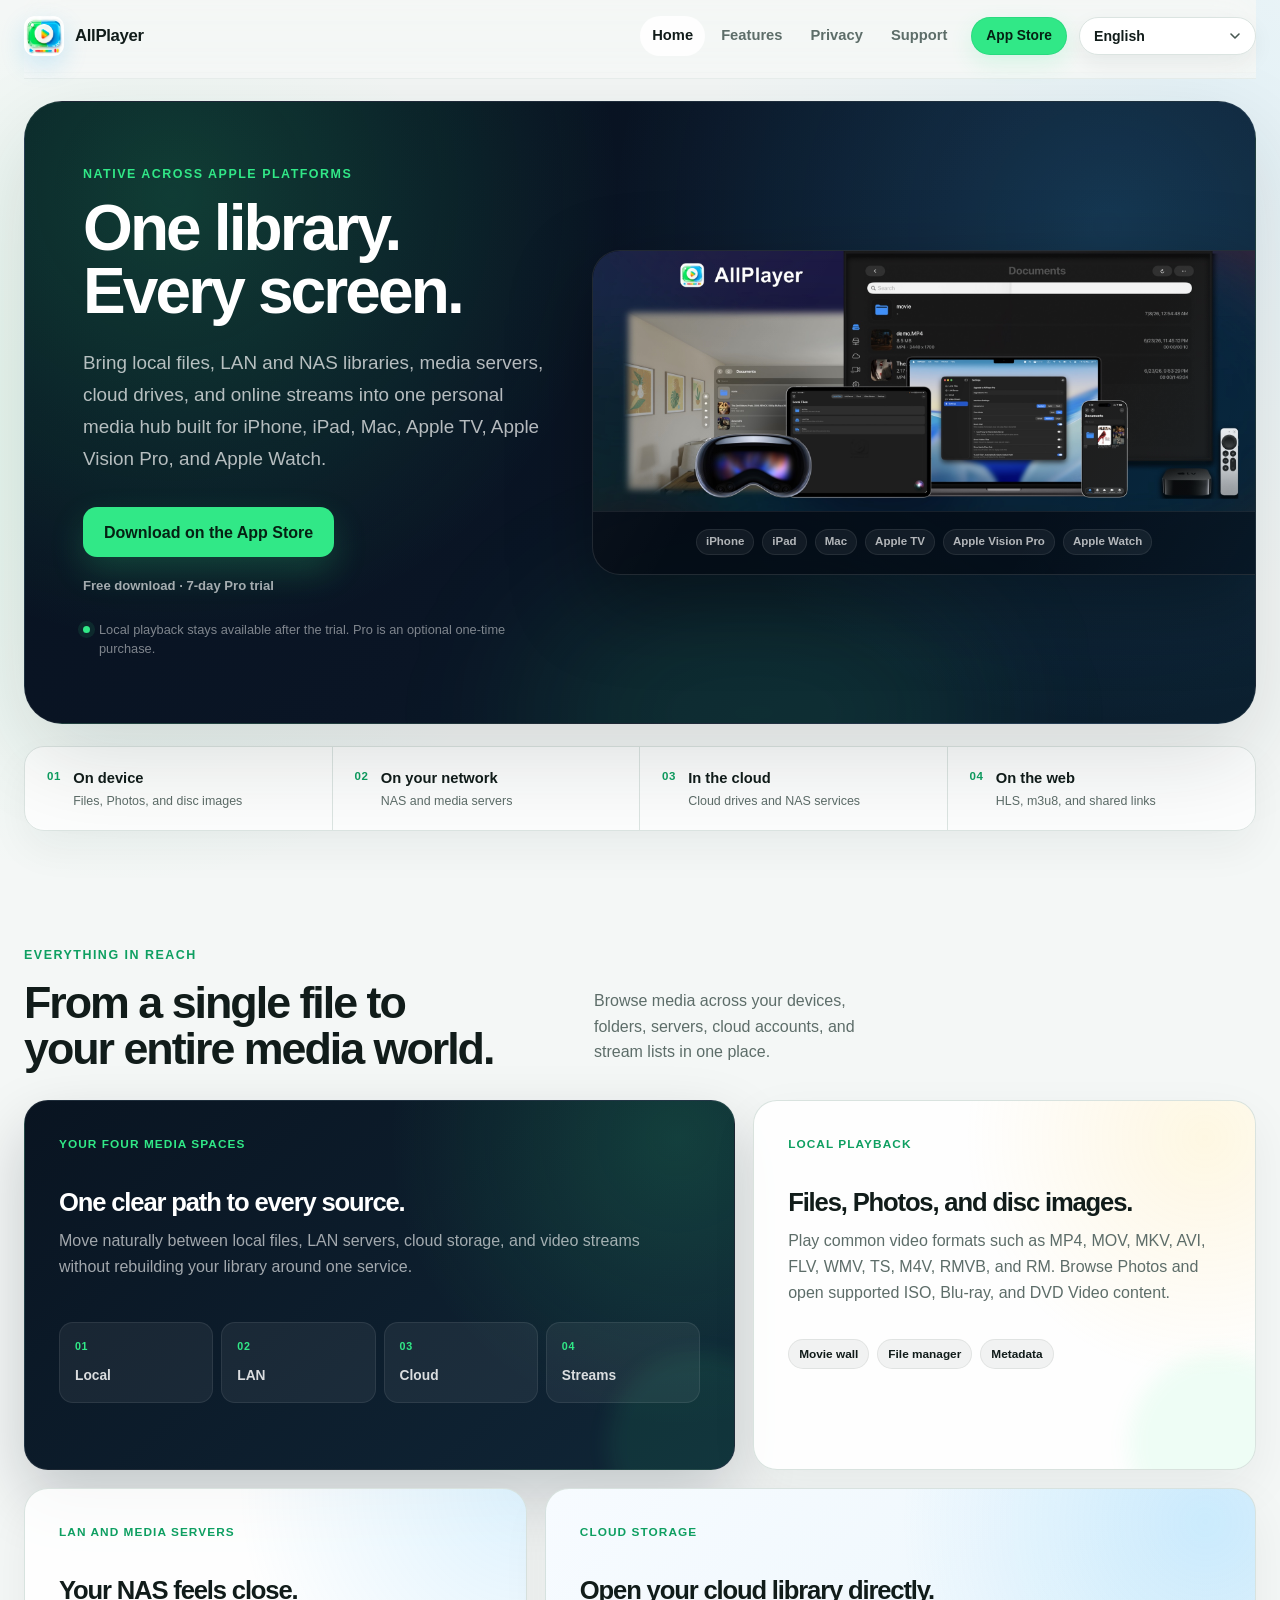
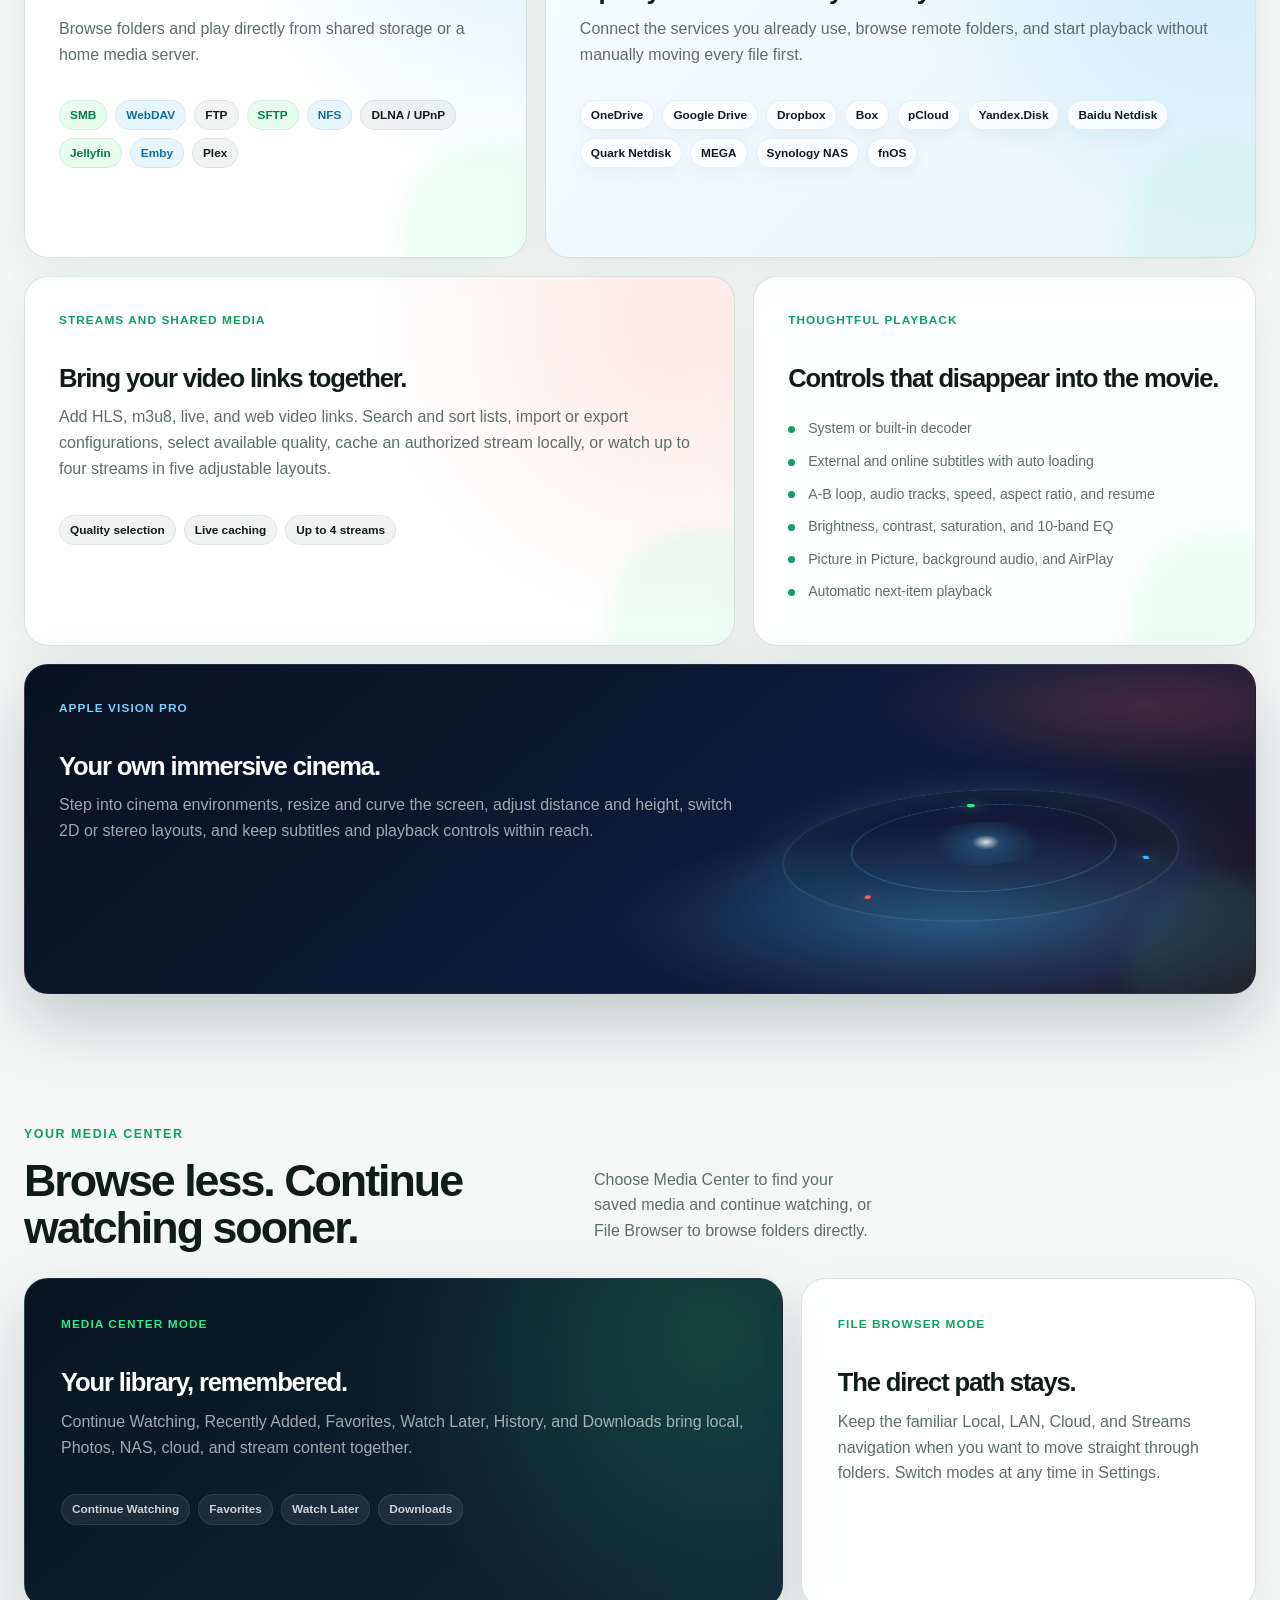
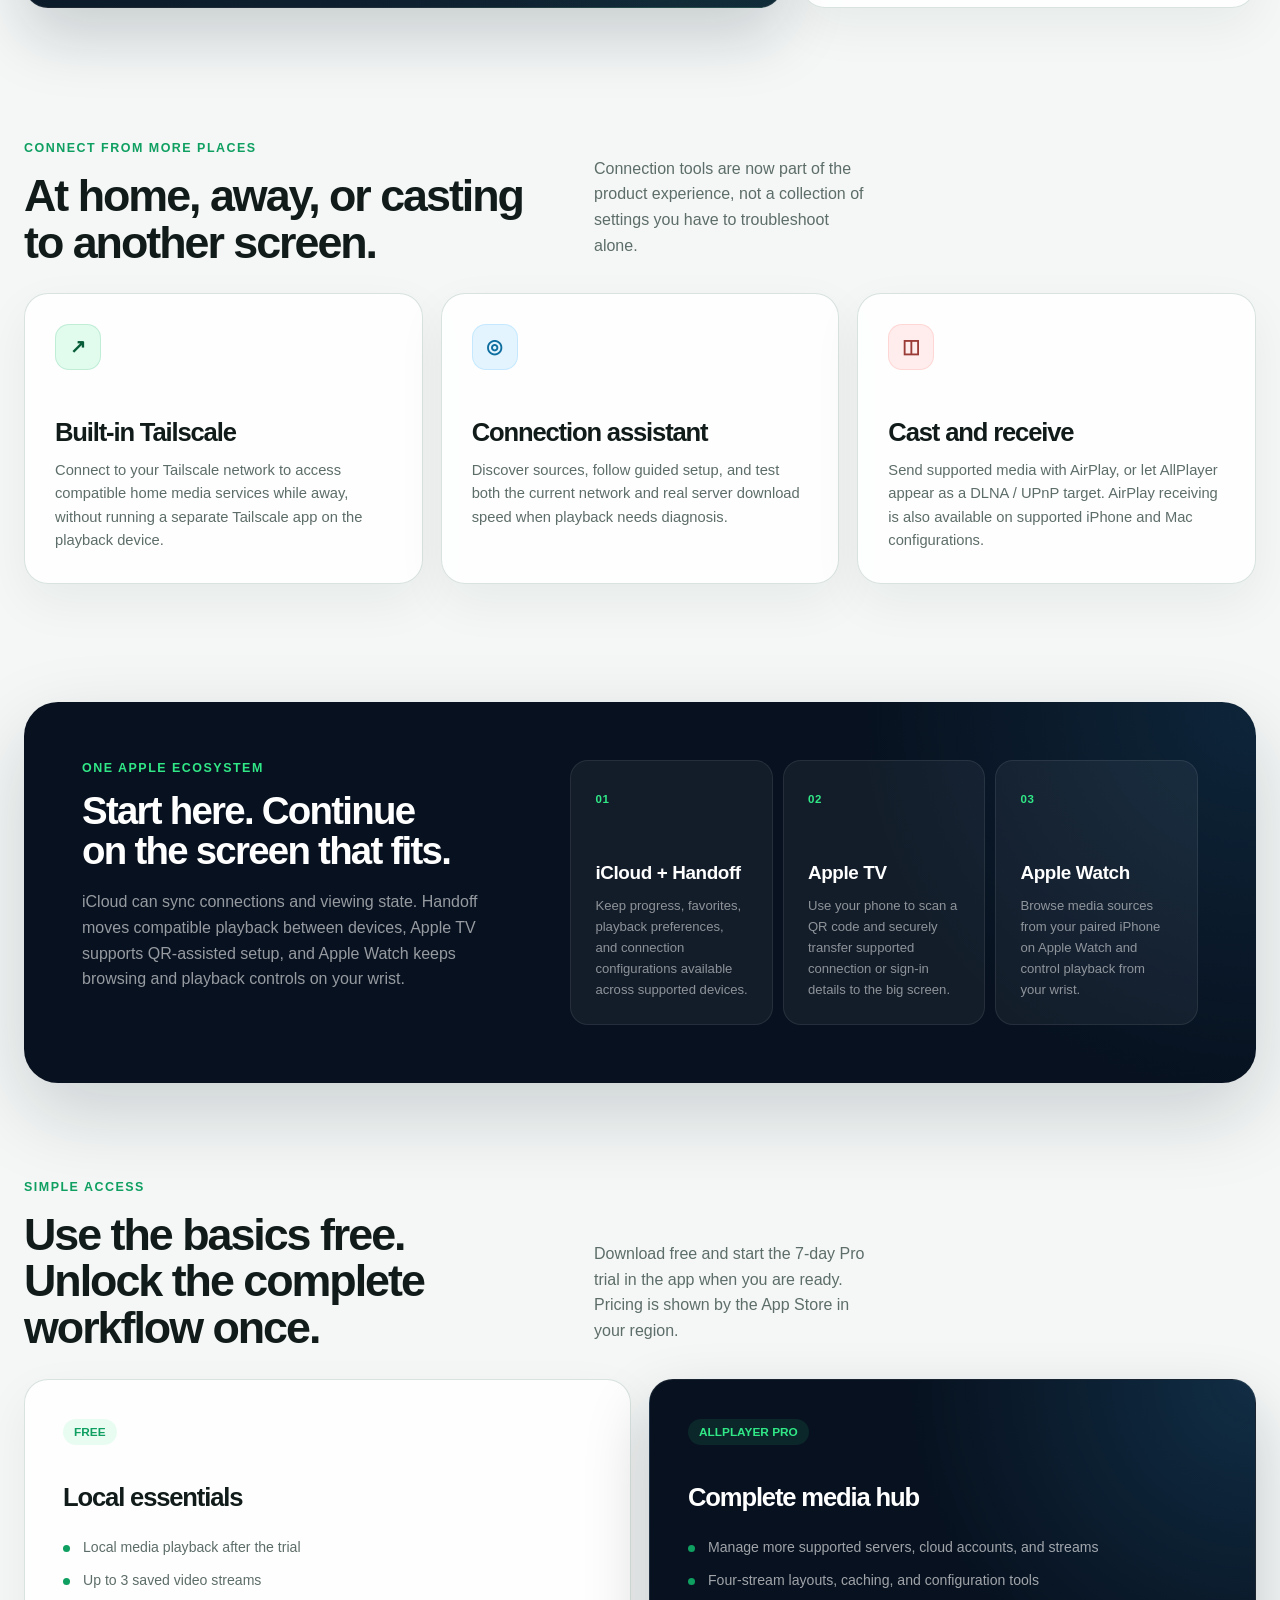
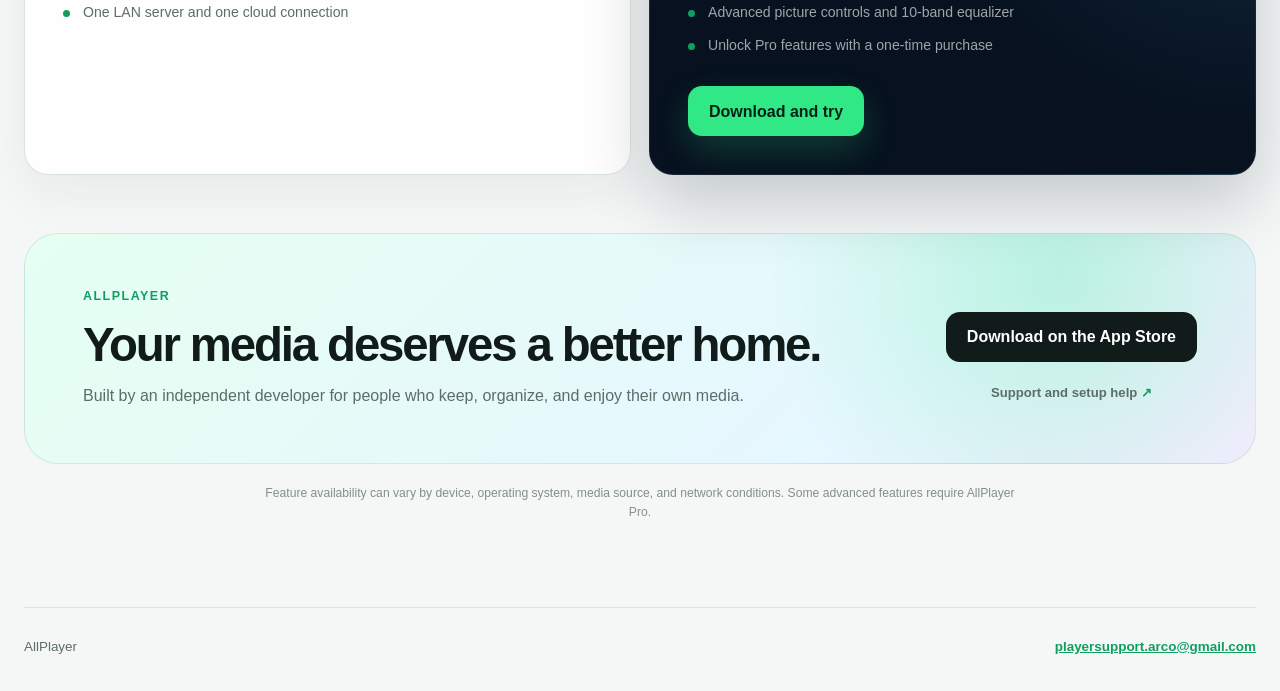
<file: index.html>
<!DOCTYPE html>
<html lang="en">
<head>
    <meta charset="utf-8">
    <meta name="viewport" content="width=device-width, initial-scale=1">
    <meta name="description" content="Bring local files, NAS, media servers, cloud drives, and online streams together with AllPlayer." data-copy-content="home_description">
    <meta name="apple-itunes-app" content="app-id=6761591864">
    <meta name="theme-color" content="#07111f">
    <meta property="og:type" content="website">
    <meta property="og:title" content="AllPlayer — One library. Every screen.">
    <meta property="og:description" content="A personal media hub for local files, LAN servers, cloud drives, streams, and every Apple screen.">
    <meta property="og:image" content="https://allplayer.uk/hero-platforms.jpg">
    <meta property="og:url" content="https://allplayer.uk/">
    <link rel="canonical" href="https://allplayer.uk/">
    <title data-copy="home_title">AllPlayer — Your Personal Media Hub</title>
    <link rel="icon" href="app-icon.png">
    <link rel="stylesheet" href="styles.css?v=20260930-i18n">
    <script type="application/ld+json">
    {
        "@context": "https://schema.org",
        "@type": "SoftwareApplication",
        "name": "AllPlayer Pro",
        "operatingSystem": "iOS, iPadOS, macOS, tvOS, visionOS, watchOS",
        "applicationCategory": "MultimediaApplication",
        "downloadUrl": "https://apps.apple.com/app/allplayer-pro/id6761591864",
        "offers": {
            "@type": "Offer",
            "price": "0",
            "priceCurrency": "USD",
            "description": "Free download with a 7-day Pro trial and an optional one-time Pro purchase."
        }
    }
    </script>
</head>
<body data-page="index">
    <header class="site-header">
        <a class="brand" href="index.html" aria-label="AllPlayer Home" data-copy-aria="brand_home">
            <img src="app-icon.png" alt="AllPlayer app icon" data-copy-alt="app_icon">
            <span>AllPlayer</span>
        </a>
        <div class="header-actions">
            <nav aria-label="Main navigation" data-copy-aria="main_navigation">
                <a href="index.html" aria-current="page" data-i18n="nav_home">Home</a>
                <a href="#features" data-i18n="nav_features" data-features-link>Features</a>
                <a href="privacy.html" data-i18n="nav_privacy">Privacy</a>
                <a href="support.html" data-i18n="nav_support">Support</a>
            </nav>
            <a class="header-store-link" href="https://apps.apple.com/app/allplayer-pro/id6761591864" data-i18n="nav_download">App Store</a>
            <select class="language-select" data-language-select aria-label="Language" data-copy-aria="language_label" hidden></select><span class="language-error" data-language-error role="status" hidden></span>
        </div>
    </header>

    <main class="home-main">
        <div data-language-content>
            <section class="hero">
                <div class="hero-copy">
                    <p class="eyebrow" data-copy="index_000">Native across Apple platforms</p>
                    <h1><span data-copy="index_001">One library.</span><br><span data-copy="index_002">Every screen.</span></h1>
                    <p class="lead" data-copy="index_003">Bring local files, LAN and NAS libraries, media servers, cloud drives, and online streams into one personal media hub built for iPhone, iPad, Mac, Apple TV, Apple Vision Pro, and Apple Watch.</p>
                    <div class="actions">
                        <a class="button primary store-button" href="https://apps.apple.com/app/allplayer-pro/id6761591864" data-copy="index_004">Download on the App Store</a>
                        <button class="button secondary release-trigger" type="button" data-release-trigger hidden></button>
                    </div>
                    <div class="release-line"><span class="version-pill" data-release-version-badge hidden></span><span data-copy="index_005">Free download · 7-day Pro trial</span></div>
                    <p class="hero-note"><span></span><span data-copy="index_006">Local playback stays available after the trial. Pro is an optional one-time purchase.</span></p>
                </div>

                <figure class="hero-visual">
                    <img src="hero-platforms.jpg" alt="AllPlayer running on Apple Vision Pro, iPad, Mac, iPhone, and Apple TV" width="2000" height="785" fetchpriority="high" data-copy-alt="hero_image">
                    <figcaption>
                        <span data-copy="index_007">iPhone</span>
                        <span data-copy="index_008">iPad</span>
                        <span data-copy="index_009">Mac</span>
                        <span data-copy="index_010">Apple TV</span>
                        <span data-copy="index_011">Apple Vision Pro</span>
                        <span data-copy="index_012">Apple Watch</span>
                    </figcaption>
                </figure>
            </section>

            <section class="source-rail" aria-label="AllPlayer media sources" data-copy-aria="media_sources">
                <article><span class="source-index" data-copy="index_013">01</span><div><strong data-copy="index_014">On device</strong><p data-copy="index_015">Files, Photos, and disc images</p></div></article>
                <article><span class="source-index" data-copy="index_016">02</span><div><strong data-copy="index_017">On your network</strong><p data-copy="index_018">NAS and media servers</p></div></article>
                <article><span class="source-index" data-copy="index_019">03</span><div><strong data-copy="index_020">In the cloud</strong><p data-copy="index_021">Cloud drives and NAS services</p></div></article>
                <article><span class="source-index" data-copy="index_022">04</span><div><strong data-copy="index_023">On the web</strong><p data-copy="index_024">HLS, m3u8, and shared links</p></div></article>
            </section>

            <section class="home-section" id="features" data-feature="sources">
                <div class="section-heading home-heading">
                    <div>
                        <p class="eyebrow" data-copy="index_025">Everything in reach</p>
                        <h2 data-copy="index_026">From a single file to your entire media world.</h2>
                    </div>
                    <p data-copy="index_027">Browse media across your devices, folders, servers, cloud accounts, and stream lists in one place.</p>
                </div>

                <div class="feature-bento">
                    <article class="feature-card feature-wide feature-dark">
                        <span class="feature-kicker" data-copy="index_028">Your four media spaces</span>
                        <h3 data-copy="index_029">One clear path to every source.</h3>
                        <p data-copy="index_030">Move naturally between local files, LAN servers, cloud storage, and video streams without rebuilding your library around one service.</p>
                        <div class="mode-list" aria-label="AllPlayer main sections" data-copy-aria="main_sections">
                            <span><b data-copy="index_031">01</b><span data-copy="index_032"> Local</span></span>
                            <span><b data-copy="index_033">02</b><span data-copy="index_034"> LAN</span></span>
                            <span><b data-copy="index_035">03</b><span data-copy="index_036"> Cloud</span></span>
                            <span><b data-copy="index_037">04</b><span data-copy="index_038"> Streams</span></span>
                        </div>
                    </article>

                    <article class="feature-card feature-local">
                        <span class="feature-kicker" data-copy="index_039">Local playback</span>
                        <h3 data-copy="index_040">Files, Photos, and disc images.</h3>
                        <p data-copy="index_041">Play common video formats such as MP4, MOV, MKV, AVI, FLV, WMV, TS, M4V, RMVB, and RM. Browse Photos and open supported ISO, Blu-ray, and DVD Video content.</p>
                        <div class="mini-tags"><span data-copy="index_042">Movie wall</span><span data-copy="index_043">File manager</span><span data-copy="index_044">Metadata</span></div>
                    </article>

                    <article class="feature-card feature-lan">
                        <span class="feature-kicker" data-copy="index_045">LAN and media servers</span>
                        <h3 data-copy="index_046">Your NAS feels close.</h3>
                        <p data-copy="index_047">Browse folders and play directly from shared storage or a home media server.</p>
                        <div class="protocol-cloud">
                            <span data-copy="index_048">SMB</span><span data-copy="index_049">WebDAV</span><span data-copy="index_050">FTP</span><span data-copy="index_051">SFTP</span><span data-copy="index_052">NFS</span><span data-copy="index_053">DLNA / UPnP</span><span data-copy="index_054">Jellyfin</span><span data-copy="index_055">Emby</span><span data-copy="index_056">Plex</span>
                        </div>
                    </article>

                    <article class="feature-card feature-cloud">
                        <span class="feature-kicker" data-copy="index_057">Cloud storage</span>
                        <h3 data-copy="index_058">Open your cloud library directly.</h3>
                        <p data-copy="index_059">Connect the services you already use, browse remote folders, and start playback without manually moving every file first.</p>
                        <div class="provider-list">
                            <span data-copy="index_060">OneDrive</span><span data-copy="index_061">Google Drive</span><span data-copy="index_062">Dropbox</span><span data-copy="index_063">Box</span><span data-copy="index_064">pCloud</span><span data-copy="index_065">Yandex.Disk</span><span data-copy="index_066">Baidu Netdisk</span><span data-copy="index_067">Quark Netdisk</span><span data-copy="index_068">MEGA</span><span data-copy="index_069">Synology NAS</span><span data-copy="index_070">fnOS</span>
                        </div>
                    </article>

                    <article class="feature-card feature-streams">
                        <span class="feature-kicker" data-copy="index_071">Streams and shared media</span>
                        <h3 data-copy="index_072">Bring your video links together.</h3>
                        <p data-copy="index_073">Add HLS, m3u8, live, and web video links. Search and sort lists, import or export configurations, select available quality, cache an authorized stream locally, or watch up to four streams in five adjustable layouts.</p>
                        <div class="mini-tags"><span data-copy="index_074">Quality selection</span><span data-copy="index_075">Live caching</span><span data-copy="index_076">Up to 4 streams</span></div>
                    </article>

                    <article class="feature-card feature-playback">
                        <span class="feature-kicker" data-copy="index_077">Thoughtful playback</span>
                        <h3 data-copy="index_078">Controls that disappear into the movie.</h3>
                        <ul class="compact-list">
                            <li data-copy="index_079">System or built-in decoder</li>
                            <li data-copy="index_080">External and online subtitles with auto loading</li>
                            <li data-copy="index_081">A-B loop, audio tracks, speed, aspect ratio, and resume</li>
                            <li data-copy="index_082">Brightness, contrast, saturation, and 10-band EQ</li>
                            <li data-copy="index_083">Picture in Picture, background audio, and AirPlay</li>
                            <li data-copy="index_084">Automatic next-item playback</li>
                        </ul>
                    </article>

                    <article class="feature-card feature-vision">
                        <span class="feature-kicker" data-copy="index_085">Apple Vision Pro</span>
                        <h3 data-copy="index_086">Your own immersive cinema.</h3>
                        <p data-copy="index_087">Step into cinema environments, resize and curve the screen, adjust distance and height, switch 2D or stereo layouts, and keep subtitles and playback controls within reach.</p>
                        <div class="vision-orbit" aria-hidden="true"><span></span><span></span><span></span></div>
                    </article>
                </div>
            </section>

            <section class="home-section product-section" data-feature="media-center">
                <div class="section-heading home-heading">
                    <div>
                        <p class="eyebrow" data-copy="index_088">Your media center</p>
                        <h2 data-copy="index_089">Browse less. Continue watching sooner.</h2>
                    </div>
                    <p data-copy="index_090">Choose Media Center to find your saved media and continue watching, or File Browser to browse folders directly.</p>
                </div>
                <div class="experience-grid">
                    <article class="experience-card experience-primary">
                        <span class="feature-kicker" data-copy="index_091">Media Center mode</span>
                        <h3 data-copy="index_092">Your library, remembered.</h3>
                        <p data-copy="index_093">Continue Watching, Recently Added, Favorites, Watch Later, History, and Downloads bring local, Photos, NAS, cloud, and stream content together.</p>
                        <div class="mini-tags"><span data-copy="index_094">Continue Watching</span><span data-copy="index_095">Favorites</span><span data-copy="index_096">Watch Later</span><span data-copy="index_097">Downloads</span></div>
                    </article>
                    <article class="experience-card">
                        <span class="feature-kicker" data-copy="index_098">File Browser mode</span>
                        <h3 data-copy="index_099">The direct path stays.</h3>
                        <p data-copy="index_100">Keep the familiar Local, LAN, Cloud, and Streams navigation when you want to move straight through folders. Switch modes at any time in Settings.</p>
                    </article>
                </div>
            </section>

            <section class="home-section product-section" data-feature="connectivity">
                <div class="section-heading home-heading">
                    <div>
                        <p class="eyebrow" data-copy="index_101">Connect from more places</p>
                        <h2 data-copy="index_102">At home, away, or casting to another screen.</h2>
                    </div>
                    <p data-copy="index_103">Connection tools are now part of the product experience, not a collection of settings you have to troubleshoot alone.</p>
                </div>
                <div class="capability-grid">
                    <article class="capability-card">
                        <span class="capability-icon" data-copy="index_104">↗</span>
                        <h3 data-copy="index_105">Built-in Tailscale</h3>
                        <p data-copy="index_106">Connect to your Tailscale network to access compatible home media services while away, without running a separate Tailscale app on the playback device.</p>
                    </article>
                    <article class="capability-card">
                        <span class="capability-icon" data-copy="index_107">◎</span>
                        <h3 data-copy="index_108">Connection assistant</h3>
                        <p data-copy="index_109">Discover sources, follow guided setup, and test both the current network and real server download speed when playback needs diagnosis.</p>
                    </article>
                    <article class="capability-card">
                        <span class="capability-icon" data-copy="index_110">◫</span>
                        <h3 data-copy="index_111">Cast and receive</h3>
                        <p data-copy="index_112">Send supported media with AirPlay, or let AllPlayer appear as a DLNA / UPnP target. AirPlay receiving is also available on supported iPhone and Mac configurations.</p>
                    </article>
                </div>
            </section>

            <section class="workflow-section" data-feature="cross-device">
                <div class="workflow-copy">
                    <p class="eyebrow" data-copy="index_113">One Apple ecosystem</p>
                    <h2 data-copy="index_114">Start here. Continue on the screen that fits.</h2>
                    <p data-copy="index_115">iCloud can sync connections and viewing state. Handoff moves compatible playback between devices, Apple TV supports QR-assisted setup, and Apple Watch keeps browsing and playback controls on your wrist.</p>
                </div>
                <ol class="workflow-grid">
                    <li><span data-copy="index_116">01</span><h3 data-copy="index_117">iCloud + Handoff</h3><p data-copy="index_118">Keep progress, favorites, playback preferences, and connection configurations available across supported devices.</p></li>
                    <li><span data-copy="index_119">02</span><h3 data-copy="index_120">Apple TV</h3><p data-copy="index_121">Use your phone to scan a QR code and securely transfer supported connection or sign-in details to the big screen.</p></li>
                    <li><span data-copy="index_122">03</span><h3 data-copy="index_123">Apple Watch</h3><p data-copy="index_124">Browse media sources from your paired iPhone on Apple Watch and control playback from your wrist.</p></li>
                </ol>
            </section>

            <section class="home-section product-section" data-feature="pro">
                <div class="section-heading home-heading">
                    <div>
                        <p class="eyebrow" data-copy="index_125">Simple access</p>
                        <h2 data-copy="index_126">Use the basics free. Unlock the complete workflow once.</h2>
                    </div>
                    <p data-copy="index_127">Download free and start the 7-day Pro trial in the app when you are ready. Pricing is shown by the App Store in your region.</p>
                </div>
                <div class="plan-grid">
                    <article class="plan-card">
                        <span class="plan-label" data-copy="index_128">Free</span>
                        <h3 data-copy="index_129">Local essentials</h3>
                        <ul class="compact-list">
                            <li data-copy="index_130">Local media playback after the trial</li>
                            <li data-copy="index_131">Up to 3 saved video streams</li>
                            <li data-copy="index_132">One LAN server and one cloud connection</li>
                        </ul>
                    </article>
                    <article class="plan-card plan-pro">
                        <span class="plan-label" data-copy="index_133">AllPlayer Pro</span>
                        <h3 data-copy="index_134">Complete media hub</h3>
                        <ul class="compact-list">
                            <li data-copy="index_135">Manage more supported servers, cloud accounts, and streams</li>
                            <li data-copy="index_136">Four-stream layouts, caching, and configuration tools</li>
                            <li data-copy="index_137">Advanced picture controls and 10-band equalizer</li>
                            <li data-copy="index_138">Unlock Pro features with a one-time purchase</li>
                        </ul>
                        <a class="button primary store-button" href="https://apps.apple.com/app/allplayer-pro/id6761591864" data-copy="index_139">Download and try</a>
                    </article>
                </div>
            </section>

            <section class="cta-card">
                <div>
                    <p class="eyebrow" data-copy="index_140">AllPlayer</p>
                    <h2 data-copy="index_141">Your media deserves a better home.</h2>
                    <p data-copy="index_142">Built by an independent developer for people who keep, organize, and enjoy their own media.</p>
                </div>
                <div class="cta-actions">
                    <a class="button primary store-button" href="https://apps.apple.com/app/allplayer-pro/id6761591864" data-copy="index_143">Download on the App Store</a>
                    <a class="text-link" href="support.html"><span data-copy="index_144">Support and setup help </span><span data-copy="index_145">↗</span></a>
                </div>
            </section>
            <p class="availability-note"><span data-release-availability hidden></span><span data-copy="index_146">Feature availability can vary by device, operating system, media source, and network conditions. Some advanced features require AllPlayer Pro.</span></p>
        </div>


    </main>

    <dialog class="release-dialog" data-release-dialog aria-labelledby="release-dialog-title">
        <div class="release-dialog-shell">
            <button class="release-dialog-close" type="button" data-release-close aria-label="Close">×</button>
            <p class="eyebrow" data-release-dialog-eyebrow>App Store</p>
            <h2 id="release-dialog-title" data-release-dialog-title></h2>
            <p class="release-dialog-date" data-release-dialog-date hidden></p>
            <div class="release-dialog-notes" data-release-dialog-notes></div>
            <a class="button primary" href="https://apps.apple.com/app/allplayer-pro/id6761591864" data-release-dialog-store>Open in the App Store</a>
        </div>
    </dialog>

    <footer class="site-footer">
        <p>AllPlayer</p>
        <p><a href="mailto:playersupport.arco@gmail.com">playersupport.arco@gmail.com</a></p>
    </footer>
    <script src="script.js?v=20260930-i18n2" type="module"></script>
    <script type="module" src="release-notes.mjs?v=20260930-i18n"></script>
</body>
</html>
</file>
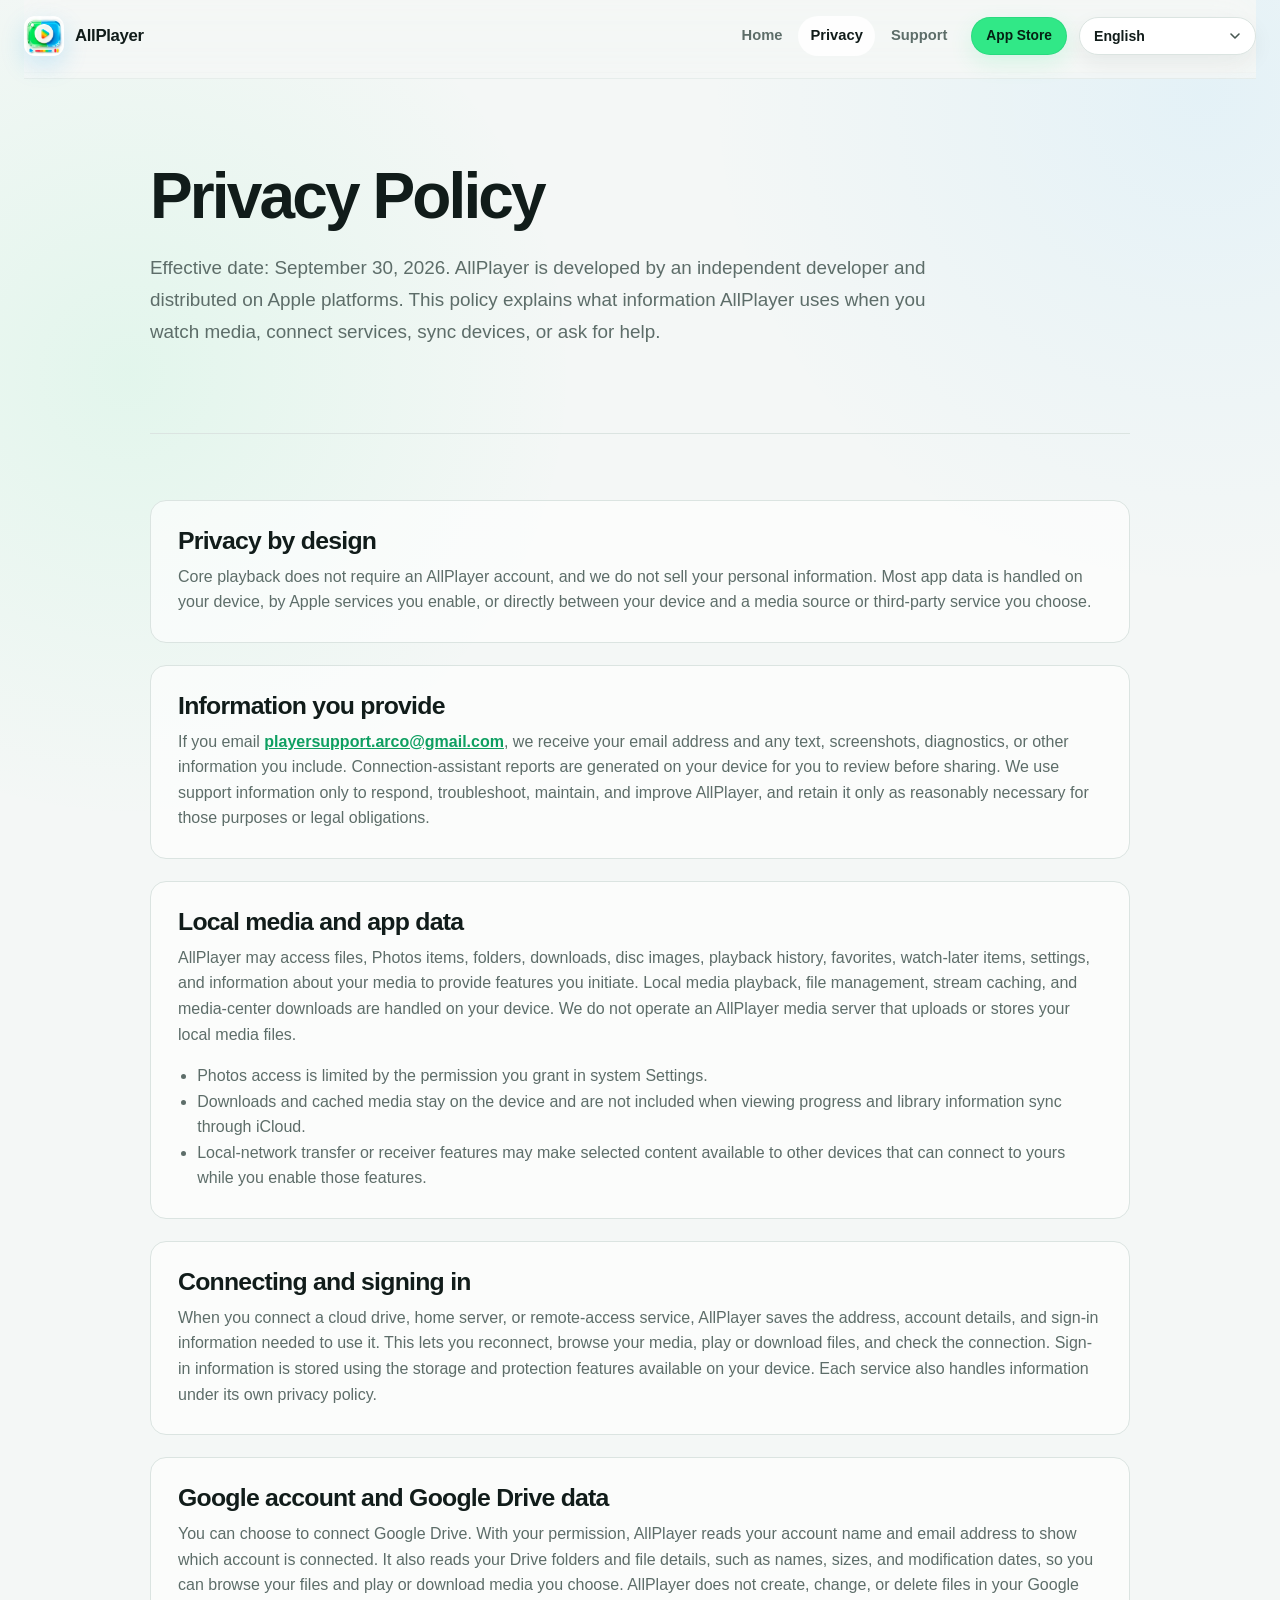
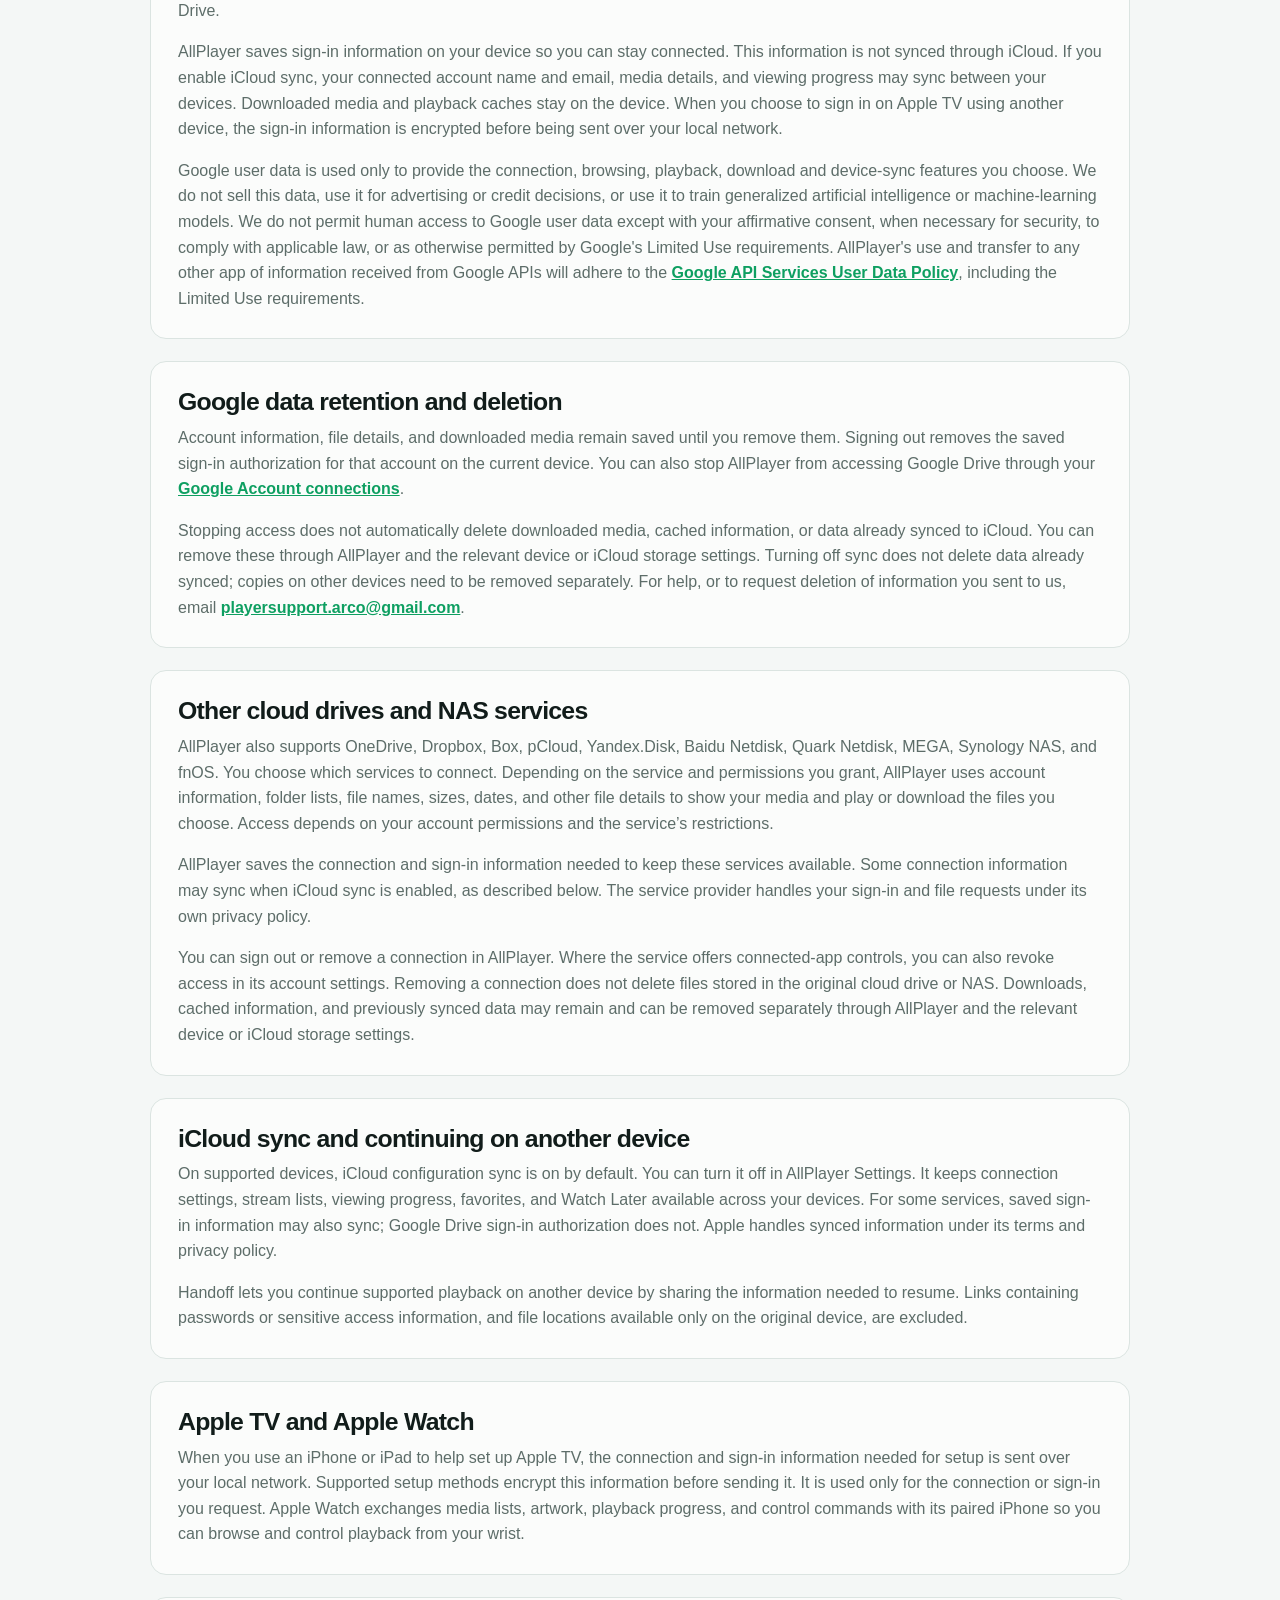
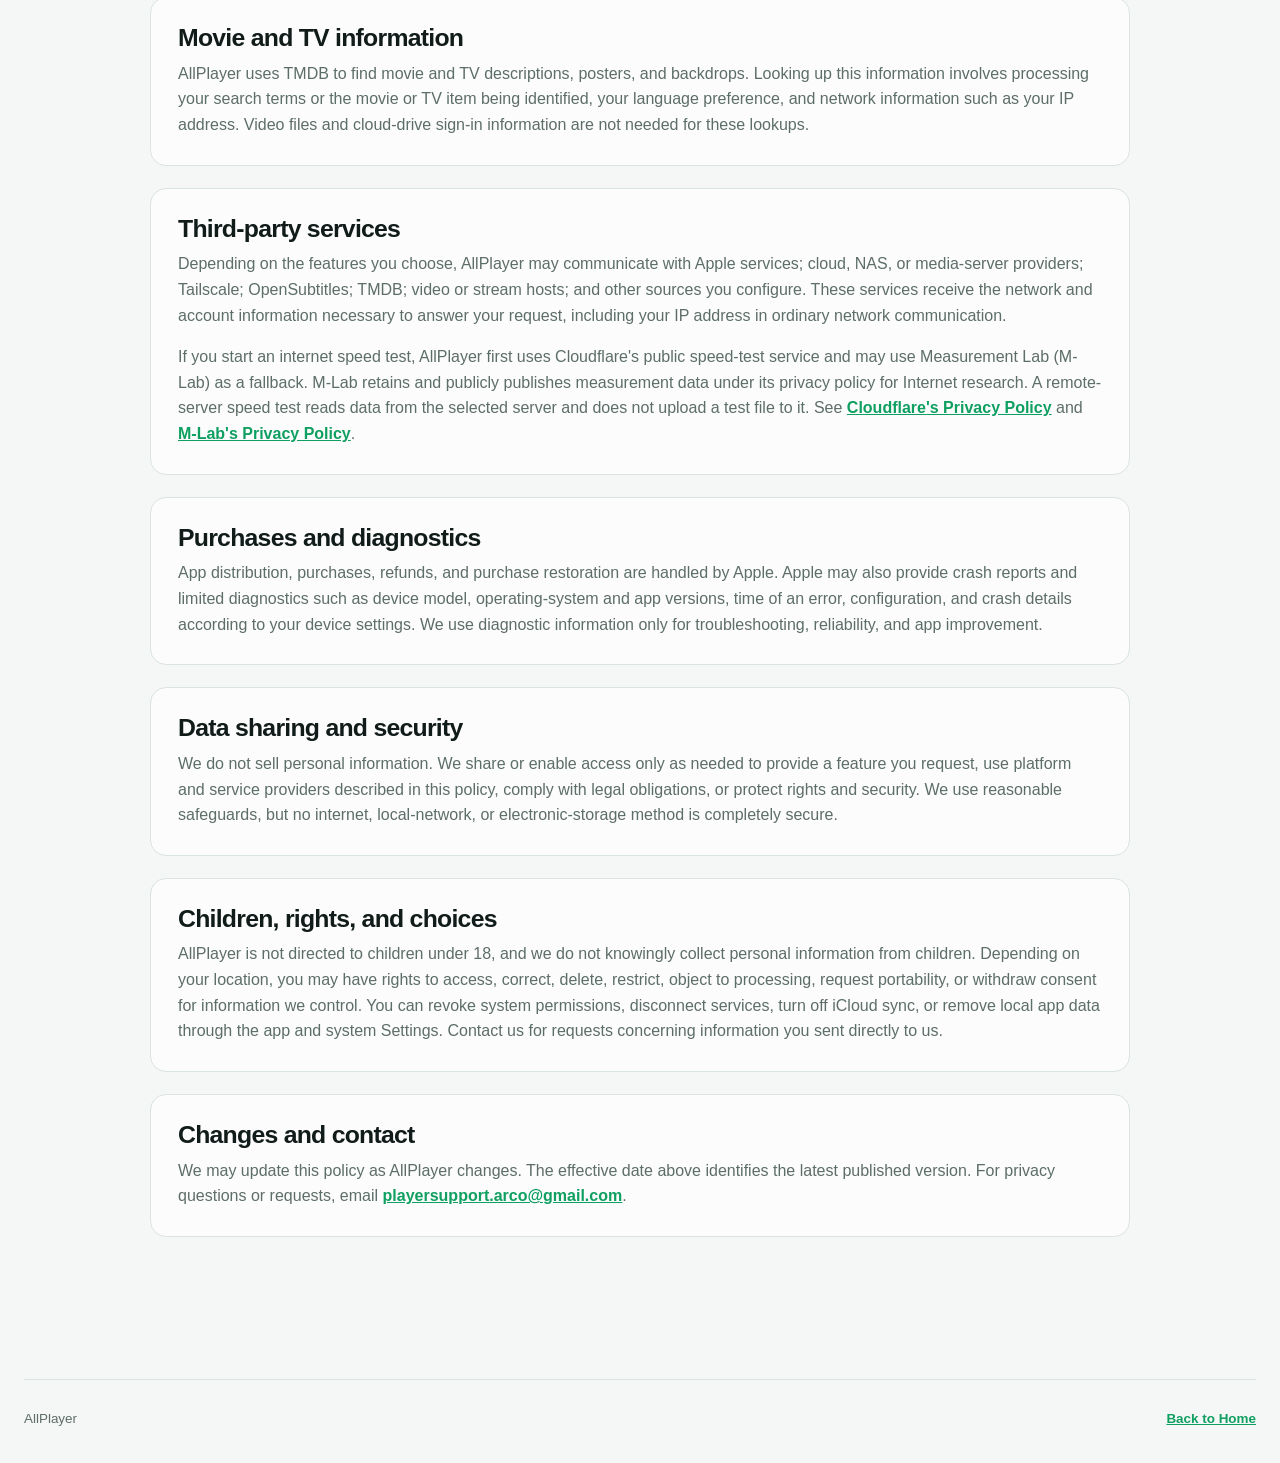
<file: privacy.html>
<!DOCTYPE html>
<html lang="en">
<head>
    <meta charset="utf-8">
    <meta name="viewport" content="width=device-width, initial-scale=1">
    <meta name="description" content="Learn how AllPlayer uses information when you play media, connect services, sync devices, and contact support." data-copy-content="privacy_description">
    <meta name="apple-itunes-app" content="app-id=6761591864">
    <title data-copy="privacy_title">Privacy Policy — AllPlayer</title>
    <link rel="icon" href="app-icon.png">
    <link rel="stylesheet" href="styles.css?v=20260930-i18n">
</head>
<body data-page="privacy">
    <header class="site-header">
        <a class="brand" href="index.html" aria-label="AllPlayer Home" data-copy-aria="brand_home">
            <img src="app-icon.png" alt="AllPlayer app icon" data-copy-alt="app_icon">
            <span>AllPlayer</span>
        </a>
        <div class="header-actions">
            <nav aria-label="Main navigation" data-copy-aria="main_navigation">
                <a href="index.html" data-i18n="nav_home">Home</a>
                <a href="privacy.html" aria-current="page" data-i18n="nav_privacy">Privacy</a>
                <a href="support.html" data-i18n="nav_support">Support</a>
            </nav>
            <a class="header-store-link" href="https://apps.apple.com/app/allplayer-pro/id6761591864" data-i18n="nav_download">App Store</a>
            <select class="language-select" data-language-select aria-label="Language" data-copy-aria="language_label" hidden></select><span class="language-error" data-language-error role="status" hidden></span>
        </div>
    </header>

    <main class="page">
        <div data-language-content>
            <section class="page-hero">
                <h1 data-copy="privacy_000">Privacy Policy</h1>
                <p class="lead" data-copy="privacy_001">Effective date: September 30, 2026. AllPlayer is developed by an independent developer and distributed on Apple platforms. This policy explains what information AllPlayer uses when you watch media, connect services, sync devices, or ask for help.</p>
            </section>

            <section class="content">
                <article><h2 data-copy="privacy_002">Privacy by design</h2><p data-copy="privacy_003">Core playback does not require an AllPlayer account, and we do not sell your personal information. Most app data is handled on your device, by Apple services you enable, or directly between your device and a media source or third-party service you choose.</p></article>

                <article><h2 data-copy="privacy_004">Information you provide</h2><p><span data-copy="privacy_005">If you email </span><a href="mailto:playersupport.arco@gmail.com" data-copy="privacy_006">playersupport.arco@gmail.com</a><span data-copy="privacy_007">, we receive your email address and any text, screenshots, diagnostics, or other information you include. Connection-assistant reports are generated on your device for you to review before sharing. We use support information only to respond, troubleshoot, maintain, and improve AllPlayer, and retain it only as reasonably necessary for those purposes or legal obligations.</span></p></article>

                <article><h2 data-copy="privacy_008">Local media and app data</h2><p data-copy="privacy_009">AllPlayer may access files, Photos items, folders, downloads, disc images, playback history, favorites, watch-later items, settings, and information about your media to provide features you initiate. Local media playback, file management, stream caching, and media-center downloads are handled on your device. We do not operate an AllPlayer media server that uploads or stores your local media files.</p><ul><li data-copy="privacy_010">Photos access is limited by the permission you grant in system Settings.</li><li data-copy="privacy_011">Downloads and cached media stay on the device and are not included when viewing progress and library information sync through iCloud.</li><li data-copy="privacy_012">Local-network transfer or receiver features may make selected content available to other devices that can connect to yours while you enable those features.</li></ul></article>

                <article><h2 data-copy="privacy_013">Connecting and signing in</h2><p data-copy="privacy_014">When you connect a cloud drive, home server, or remote-access service, AllPlayer saves the address, account details, and sign-in information needed to use it. This lets you reconnect, browse your media, play or download files, and check the connection. Sign-in information is stored using the storage and protection features available on your device. Each service also handles information under its own privacy policy.</p></article>

                <article><h2 data-copy="privacy_015">Google account and Google Drive data</h2><p data-copy="privacy_016">You can choose to connect Google Drive. With your permission, AllPlayer reads your account name and email address to show which account is connected. It also reads your Drive folders and file details, such as names, sizes, and modification dates, so you can browse your files and play or download media you choose. AllPlayer does not create, change, or delete files in your Google Drive.</p><p data-copy="privacy_017">AllPlayer saves sign-in information on your device so you can stay connected. This information is not synced through iCloud. If you enable iCloud sync, your connected account name and email, media details, and viewing progress may sync between your devices. Downloaded media and playback caches stay on the device. When you choose to sign in on Apple TV using another device, the sign-in information is encrypted before being sent over your local network.</p><p><span data-copy="privacy_018">Google user data is used only to provide the connection, browsing, playback, download and device-sync features you choose. We do not sell this data, use it for advertising or credit decisions, or use it to train generalized artificial intelligence or machine-learning models. We do not permit human access to Google user data except with your affirmative consent, when necessary for security, to comply with applicable law, or as otherwise permitted by Google's Limited Use requirements. AllPlayer's use and transfer to any other app of information received from Google APIs will adhere to the </span><a href="https://developers.google.com/terms/api-services-user-data-policy" data-copy="privacy_019">Google API Services User Data Policy</a><span data-copy="privacy_020">, including the Limited Use requirements.</span></p></article>

                <article><h2 data-copy="privacy_021">Google data retention and deletion</h2><p><span data-copy="privacy_022">Account information, file details, and downloaded media remain saved until you remove them. Signing out removes the saved sign-in authorization for that account on the current device. You can also stop AllPlayer from accessing Google Drive through your </span><a href="https://myaccount.google.com/connections" data-copy="privacy_023">Google Account connections</a><span data-copy="privacy_024">.</span></p><p><span data-copy="privacy_025">Stopping access does not automatically delete downloaded media, cached information, or data already synced to iCloud. You can remove these through AllPlayer and the relevant device or iCloud storage settings. Turning off sync does not delete data already synced; copies on other devices need to be removed separately. For help, or to request deletion of information you sent to us, email </span><a href="mailto:playersupport.arco@gmail.com" data-copy="privacy_026">playersupport.arco@gmail.com</a><span data-copy="privacy_027">.</span></p></article>

                <article><h2 data-copy="privacy_028">Other cloud drives and NAS services</h2><p data-copy="privacy_029">AllPlayer also supports OneDrive, Dropbox, Box, pCloud, Yandex.Disk, Baidu Netdisk, Quark Netdisk, MEGA, Synology NAS, and fnOS. You choose which services to connect. Depending on the service and permissions you grant, AllPlayer uses account information, folder lists, file names, sizes, dates, and other file details to show your media and play or download the files you choose. Access depends on your account permissions and the service’s restrictions.</p><p data-copy="privacy_030">AllPlayer saves the connection and sign-in information needed to keep these services available. Some connection information may sync when iCloud sync is enabled, as described below. The service provider handles your sign-in and file requests under its own privacy policy.</p><p data-copy="privacy_031">You can sign out or remove a connection in AllPlayer. Where the service offers connected-app controls, you can also revoke access in its account settings. Removing a connection does not delete files stored in the original cloud drive or NAS. Downloads, cached information, and previously synced data may remain and can be removed separately through AllPlayer and the relevant device or iCloud storage settings.</p></article>

                <article><h2 data-copy="privacy_032">iCloud sync and continuing on another device</h2><p data-copy="privacy_033">On supported devices, iCloud configuration sync is on by default. You can turn it off in AllPlayer Settings. It keeps connection settings, stream lists, viewing progress, favorites, and Watch Later available across your devices. For some services, saved sign-in information may also sync; Google Drive sign-in authorization does not. Apple handles synced information under its terms and privacy policy.</p><p data-copy="privacy_034">Handoff lets you continue supported playback on another device by sharing the information needed to resume. Links containing passwords or sensitive access information, and file locations available only on the original device, are excluded.</p></article>

                <article><h2 data-copy="privacy_035">Apple TV and Apple Watch</h2><p data-copy="privacy_036">When you use an iPhone or iPad to help set up Apple TV, the connection and sign-in information needed for setup is sent over your local network. Supported setup methods encrypt this information before sending it. It is used only for the connection or sign-in you request. Apple Watch exchanges media lists, artwork, playback progress, and control commands with its paired iPhone so you can browse and control playback from your wrist.</p></article>

                <article><h2 data-copy="privacy_037">Movie and TV information</h2><p data-copy="privacy_038">AllPlayer uses TMDB to find movie and TV descriptions, posters, and backdrops. Looking up this information involves processing your search terms or the movie or TV item being identified, your language preference, and network information such as your IP address. Video files and cloud-drive sign-in information are not needed for these lookups.</p></article>
                <article><h2 data-copy="privacy_039">Third-party services</h2><p data-copy="privacy_040">Depending on the features you choose, AllPlayer may communicate with Apple services; cloud, NAS, or media-server providers; Tailscale; OpenSubtitles; TMDB; video or stream hosts; and other sources you configure. These services receive the network and account information necessary to answer your request, including your IP address in ordinary network communication.</p><p><span data-copy="privacy_041">If you start an internet speed test, AllPlayer first uses Cloudflare's public speed-test service and may use Measurement Lab (M-Lab) as a fallback. M-Lab retains and publicly publishes measurement data under its privacy policy for Internet research. A remote-server speed test reads data from the selected server and does not upload a test file to it. See </span><a href="https://www.cloudflare.com/privacypolicy/" data-copy="privacy_042">Cloudflare's Privacy Policy</a><span data-copy="privacy_043"> and </span><a href="https://www.measurementlab.net/privacy/" data-copy="privacy_044">M-Lab's Privacy Policy</a><span data-copy="privacy_045">.</span></p></article>

                <article><h2 data-copy="privacy_046">Purchases and diagnostics</h2><p data-copy="privacy_047">App distribution, purchases, refunds, and purchase restoration are handled by Apple. Apple may also provide crash reports and limited diagnostics such as device model, operating-system and app versions, time of an error, configuration, and crash details according to your device settings. We use diagnostic information only for troubleshooting, reliability, and app improvement.</p></article>

                <article><h2 data-copy="privacy_048">Data sharing and security</h2><p data-copy="privacy_049">We do not sell personal information. We share or enable access only as needed to provide a feature you request, use platform and service providers described in this policy, comply with legal obligations, or protect rights and security. We use reasonable safeguards, but no internet, local-network, or electronic-storage method is completely secure.</p></article>

                <article><h2 data-copy="privacy_050">Children, rights, and choices</h2><p data-copy="privacy_051">AllPlayer is not directed to children under 18, and we do not knowingly collect personal information from children. Depending on your location, you may have rights to access, correct, delete, restrict, object to processing, request portability, or withdraw consent for information we control. You can revoke system permissions, disconnect services, turn off iCloud sync, or remove local app data through the app and system Settings. Contact us for requests concerning information you sent directly to us.</p></article>

                <article><h2 data-copy="privacy_052">Changes and contact</h2><p><span data-copy="privacy_053">We may update this policy as AllPlayer changes. The effective date above identifies the latest published version. For privacy questions or requests, email </span><a href="mailto:playersupport.arco@gmail.com" data-copy="privacy_054">playersupport.arco@gmail.com</a><span data-copy="privacy_055">.</span></p></article>
            </section>
        </div>


    </main>

    <footer class="site-footer">
        <p>AllPlayer</p>
        <p><a href="index.html" data-i18n="footer_home">Back to Home</a></p>
    </footer>
    <script src="script.js?v=20260930-i18n2" type="module"></script>
</body>
</html>
</file>
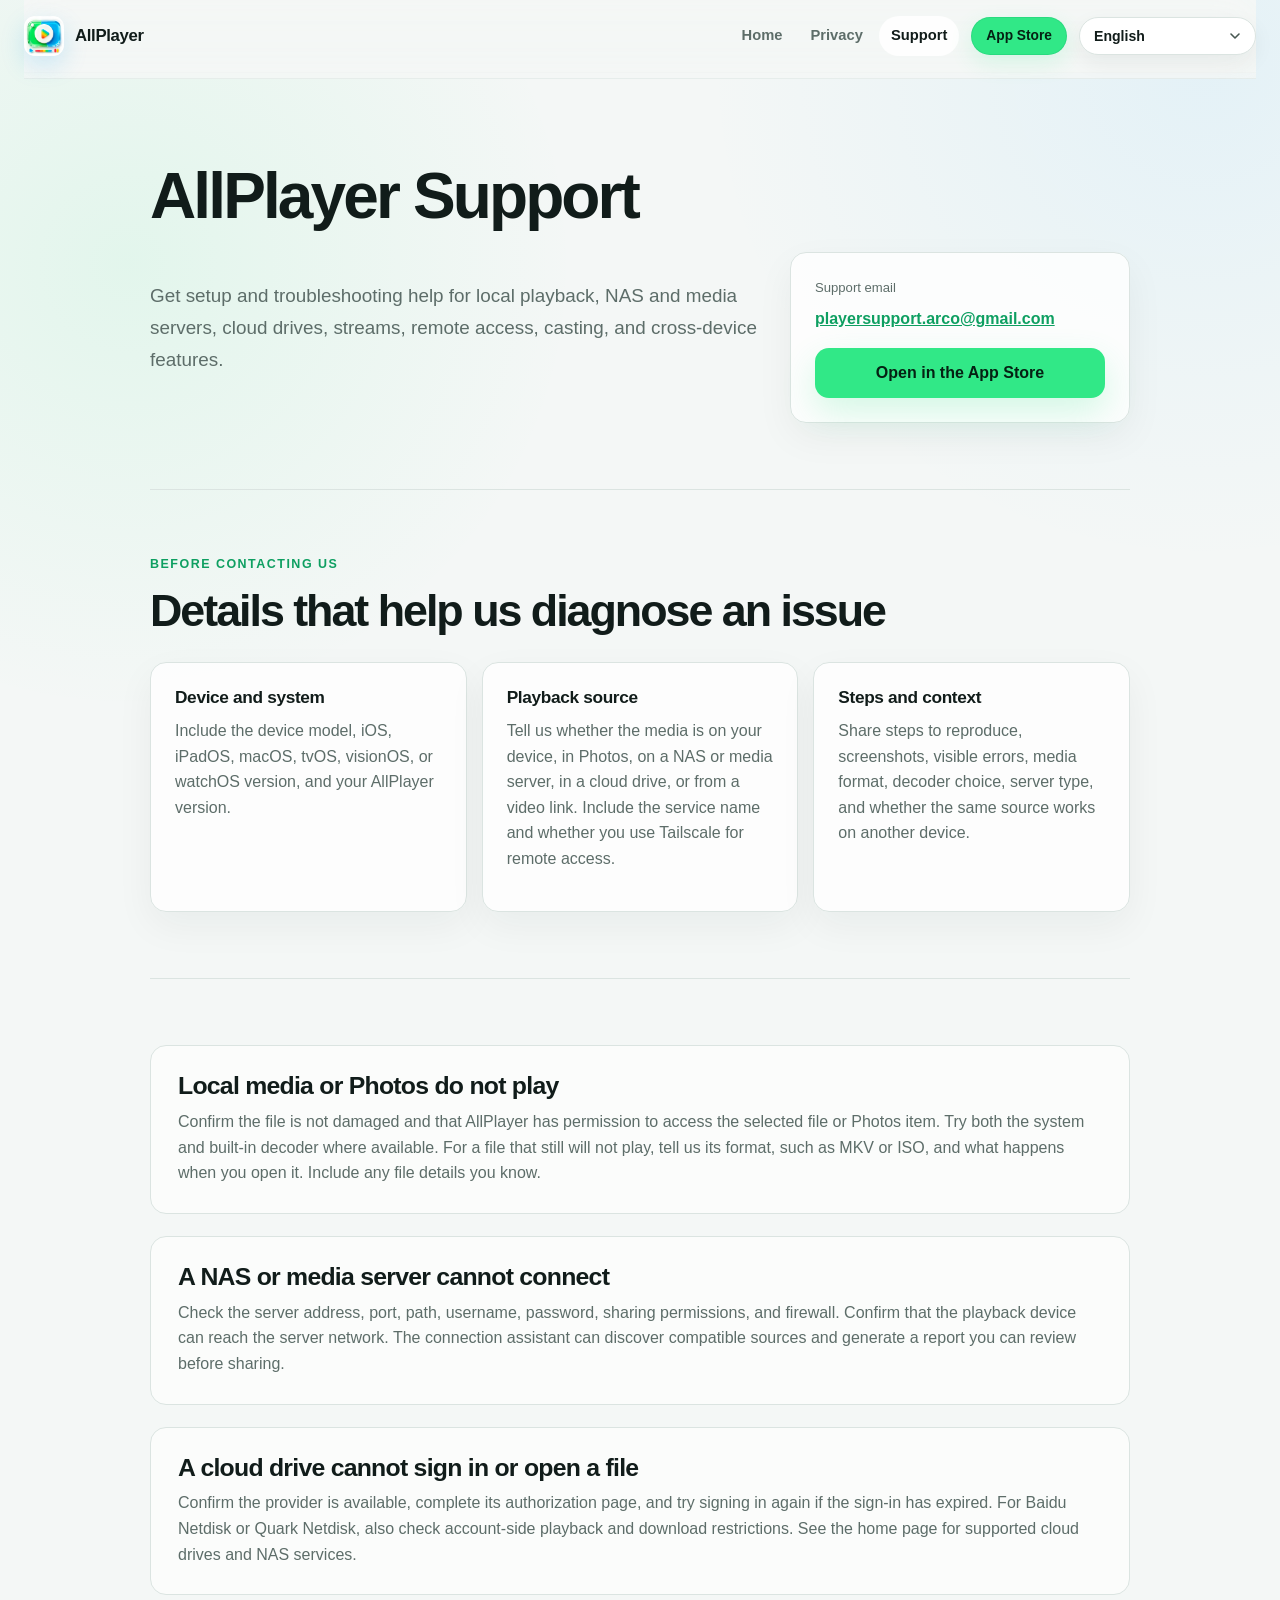
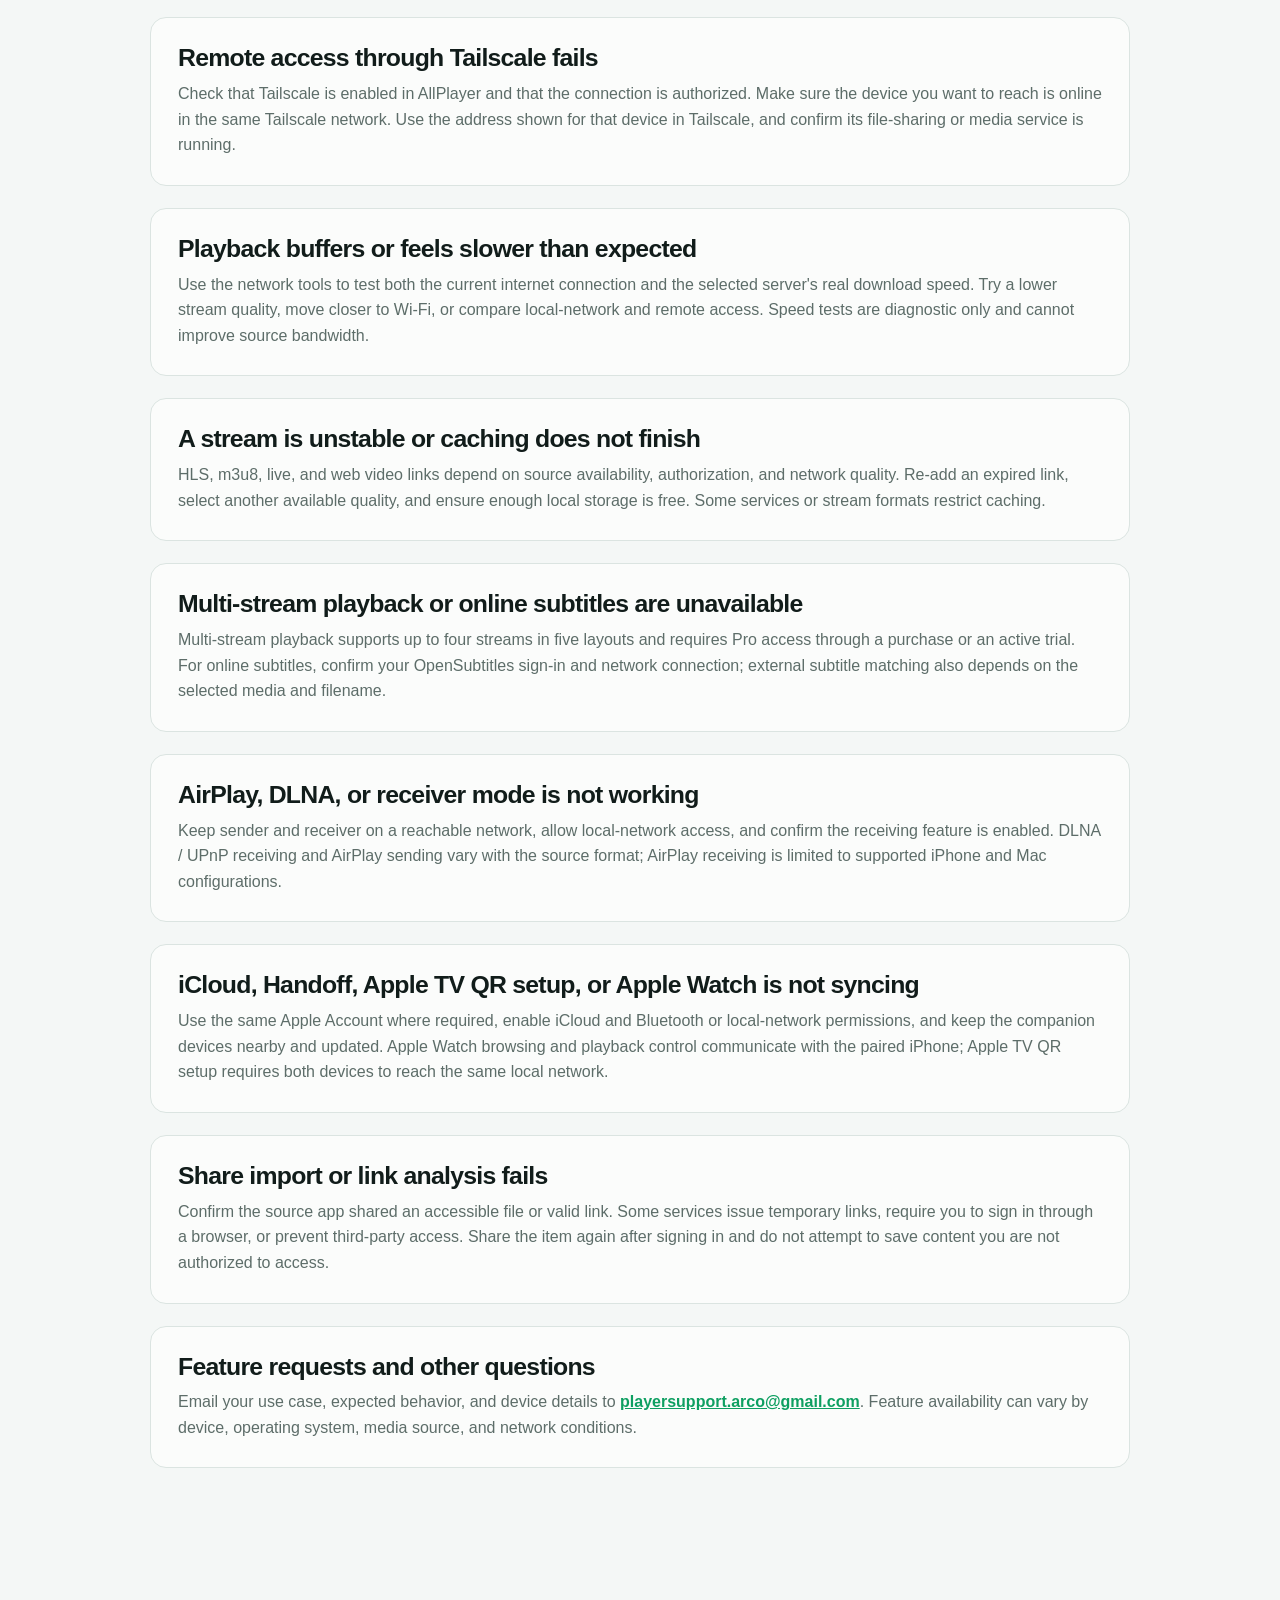
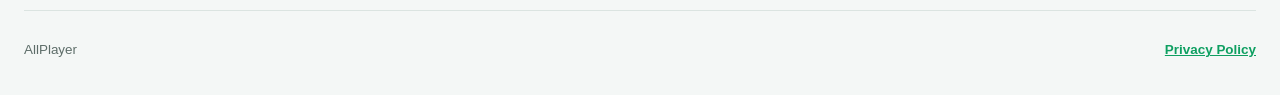
<file: support.html>
<!DOCTYPE html>
<html lang="en">
<head>
    <meta charset="utf-8">
    <meta name="viewport" content="width=device-width, initial-scale=1">
    <meta name="description" content="Setup and troubleshooting help for playback, cloud drives, NAS, remote access, and device sync in AllPlayer." data-copy-content="support_description">
    <meta name="apple-itunes-app" content="app-id=6761591864">
    <title data-copy="support_title">Support — AllPlayer</title>
    <link rel="icon" href="app-icon.png">
    <link rel="stylesheet" href="styles.css?v=20260930-i18n">
</head>
<body data-page="support">
    <header class="site-header">
        <a class="brand" href="index.html" aria-label="AllPlayer Home" data-copy-aria="brand_home">
            <img src="app-icon.png" alt="AllPlayer app icon" data-copy-alt="app_icon">
            <span>AllPlayer</span>
        </a>
        <div class="header-actions">
            <nav aria-label="Main navigation" data-copy-aria="main_navigation">
                <a href="index.html" data-i18n="nav_home">Home</a>
                <a href="privacy.html" data-i18n="nav_privacy">Privacy</a>
                <a href="support.html" aria-current="page" data-i18n="nav_support">Support</a>
            </nav>
            <a class="header-store-link" href="https://apps.apple.com/app/allplayer-pro/id6761591864" data-i18n="nav_download">App Store</a>
            <select class="language-select" data-language-select aria-label="Language" data-copy-aria="language_label" hidden></select><span class="language-error" data-language-error role="status" hidden></span>
        </div>
    </header>

    <main class="page">
        <div data-language-content>
            <section class="page-hero support-hero">
                <h1 data-copy="support_000">AllPlayer Support</h1>
                <p class="lead" data-copy="support_001">Get setup and troubleshooting help for local playback, NAS and media servers, cloud drives, streams, remote access, casting, and cross-device features.</p>
                <div class="contact-box">
                    <span data-copy="support_002">Support email</span>
                    <a href="mailto:playersupport.arco@gmail.com" data-copy="support_003">playersupport.arco@gmail.com</a>
                    <a class="button primary" href="https://apps.apple.com/app/allplayer-pro/id6761591864" data-copy="support_004">Open in the App Store</a>
                </div>
            </section>

            <section class="section">
                <div class="section-heading"><p class="eyebrow" data-copy="support_005">Before contacting us</p><h2 data-copy="support_006">Details that help us diagnose an issue</h2></div>
                <div class="info-grid">
                    <div><h3 data-copy="support_007">Device and system</h3><p data-copy="support_008">Include the device model, iOS, iPadOS, macOS, tvOS, visionOS, or watchOS version, and your AllPlayer version.</p></div>
                    <div><h3 data-copy="support_009">Playback source</h3><p data-copy="support_010">Tell us whether the media is on your device, in Photos, on a NAS or media server, in a cloud drive, or from a video link. Include the service name and whether you use Tailscale for remote access.</p></div>
                    <div><h3 data-copy="support_011">Steps and context</h3><p data-copy="support_012">Share steps to reproduce, screenshots, visible errors, media format, decoder choice, server type, and whether the same source works on another device.</p></div>
                </div>
            </section>

            <section class="content faq">
                <article><h2 data-copy="support_013">Local media or Photos do not play</h2><p data-copy="support_014">Confirm the file is not damaged and that AllPlayer has permission to access the selected file or Photos item. Try both the system and built-in decoder where available. For a file that still will not play, tell us its format, such as MKV or ISO, and what happens when you open it. Include any file details you know.</p></article>
                <article><h2 data-copy="support_015">A NAS or media server cannot connect</h2><p data-copy="support_016">Check the server address, port, path, username, password, sharing permissions, and firewall. Confirm that the playback device can reach the server network. The connection assistant can discover compatible sources and generate a report you can review before sharing.</p></article>
                <article><h2 data-copy="support_017">A cloud drive cannot sign in or open a file</h2><p data-copy="support_018">Confirm the provider is available, complete its authorization page, and try signing in again if the sign-in has expired. For Baidu Netdisk or Quark Netdisk, also check account-side playback and download restrictions. See the home page for supported cloud drives and NAS services.</p></article>
                <article><h2 data-copy="support_019">Remote access through Tailscale fails</h2><p data-copy="support_020">Check that Tailscale is enabled in AllPlayer and that the connection is authorized. Make sure the device you want to reach is online in the same Tailscale network. Use the address shown for that device in Tailscale, and confirm its file-sharing or media service is running.</p></article>
                <article><h2 data-copy="support_021">Playback buffers or feels slower than expected</h2><p data-copy="support_022">Use the network tools to test both the current internet connection and the selected server's real download speed. Try a lower stream quality, move closer to Wi-Fi, or compare local-network and remote access. Speed tests are diagnostic only and cannot improve source bandwidth.</p></article>
                <article><h2 data-copy="support_023">A stream is unstable or caching does not finish</h2><p data-copy="support_024">HLS, m3u8, live, and web video links depend on source availability, authorization, and network quality. Re-add an expired link, select another available quality, and ensure enough local storage is free. Some services or stream formats restrict caching.</p></article>
                <article><h2 data-copy="support_025">Multi-stream playback or online subtitles are unavailable</h2><p data-copy="support_026">Multi-stream playback supports up to four streams in five layouts and requires Pro access through a purchase or an active trial. For online subtitles, confirm your OpenSubtitles sign-in and network connection; external subtitle matching also depends on the selected media and filename.</p></article>
                <article><h2 data-copy="support_027">AirPlay, DLNA, or receiver mode is not working</h2><p data-copy="support_028">Keep sender and receiver on a reachable network, allow local-network access, and confirm the receiving feature is enabled. DLNA / UPnP receiving and AirPlay sending vary with the source format; AirPlay receiving is limited to supported iPhone and Mac configurations.</p></article>
                <article><h2 data-copy="support_029">iCloud, Handoff, Apple TV QR setup, or Apple Watch is not syncing</h2><p data-copy="support_030">Use the same Apple Account where required, enable iCloud and Bluetooth or local-network permissions, and keep the companion devices nearby and updated. Apple Watch browsing and playback control communicate with the paired iPhone; Apple TV QR setup requires both devices to reach the same local network.</p></article>
                <article><h2 data-copy="support_031">Share import or link analysis fails</h2><p data-copy="support_032">Confirm the source app shared an accessible file or valid link. Some services issue temporary links, require you to sign in through a browser, or prevent third-party access. Share the item again after signing in and do not attempt to save content you are not authorized to access.</p></article>
                <article><h2 data-copy="support_033">Feature requests and other questions</h2><p><span data-copy="support_034">Email your use case, expected behavior, and device details to </span><a href="mailto:playersupport.arco@gmail.com" data-copy="support_035">playersupport.arco@gmail.com</a><span data-copy="support_036">. Feature availability can vary by device, operating system, media source, and network conditions.</span></p></article>
            </section>
        </div>


    </main>

    <footer class="site-footer">
        <p>AllPlayer</p>
        <p><a href="privacy.html" data-i18n="footer_privacy">Privacy Policy</a></p>
    </footer>
    <script src="script.js?v=20260930-i18n2" type="module"></script>
</body>
</html>
</file>
<file: styles.css>
:root {
    color-scheme: light;
    --bg: #f4f7f6;
    --surface: #ffffff;
    --surface-soft: #eaf0ee;
    --ink: #111c1a;
    --muted: #5d6d69;
    --line: #dbe4e1;
    --night: #07111f;
    --night-soft: #101d2d;
    --green: #31e887;
    --green-deep: #0e9f61;
    --blue: #42b9ff;
    --red: #ff625c;
    --yellow: #ffc93d;
    --shadow: 0 32px 90px rgba(20, 35, 32, 0.14);
    --radius-lg: 34px;
    --radius-md: 24px;
    --radius-sm: 16px;
}

* {
    box-sizing: border-box;
}

html {
    scroll-behavior: smooth;
}

body {
    margin: 0;
    color: var(--ink);
    background:
        radial-gradient(circle at 10% 8%, rgba(49, 232, 135, 0.09), transparent 28rem),
        radial-gradient(circle at 94% 2%, rgba(66, 185, 255, 0.09), transparent 31rem),
        var(--bg);
    font-family: -apple-system, BlinkMacSystemFont, "SF Pro Display", "Segoe UI", sans-serif;
    font-size: 16px;
    line-height: 1.6;
    text-rendering: optimizeLegibility;
}

img {
    max-width: 100%;
}

a {
    color: inherit;
}

[hidden] {
    display: none !important;
}

.site-header,
.site-footer,
.home-main,
main.page {
    width: min(100% - 48px, 1280px);
    margin-inline: auto;
}

.site-header {
    position: sticky;
    top: 0;
    z-index: 50;
    display: flex;
    align-items: center;
    justify-content: space-between;
    gap: 24px;
    padding: 16px 0;
    background: rgba(244, 247, 246, 0.82);
    border-bottom: 1px solid rgba(219, 228, 225, 0.72);
    backdrop-filter: blur(20px) saturate(150%);
}

.site-header::before {
    position: fixed;
    top: 0;
    right: 0;
    left: 0;
    z-index: -1;
    height: 78px;
    content: "";
    background: rgba(244, 247, 246, 0.72);
    border-bottom: 1px solid rgba(219, 228, 225, 0.55);
    backdrop-filter: blur(20px) saturate(150%);
}

.brand {
    display: inline-flex;
    align-items: center;
    gap: 11px;
    min-width: max-content;
    font-size: 1.05rem;
    font-weight: 800;
    letter-spacing: -0.02em;
    text-decoration: none;
}

.brand img {
    width: 40px;
    height: 40px;
    border-radius: 11px;
    box-shadow: 0 9px 24px rgba(13, 156, 232, 0.18);
}

.header-actions,
nav {
    display: flex;
    align-items: center;
}

.header-actions {
    justify-content: flex-end;
    gap: 12px;
}

nav {
    flex-wrap: wrap;
    justify-content: flex-end;
    gap: 4px;
}

nav a {
    padding: 8px 12px;
    color: var(--muted);
    font-size: 0.92rem;
    font-weight: 650;
    text-decoration: none;
    border-radius: 999px;
    transition: color 160ms ease, background 160ms ease;
}

nav a:hover,
nav a:focus-visible,
nav a[aria-current="page"] {
    color: var(--ink);
    background: rgba(255, 255, 255, 0.88);
}

.header-store-link {
    display: inline-flex;
    align-items: center;
    justify-content: center;
    min-height: 38px;
    padding: 7px 14px;
    color: #052113;
    font-size: 0.86rem;
    font-weight: 800;
    line-height: 1.2;
    text-decoration: none;
    white-space: nowrap;
    background: var(--green);
    border: 1px solid rgba(14, 159, 97, 0.2);
    border-radius: 999px;
    box-shadow: 0 8px 22px rgba(49, 232, 135, 0.16);
    transition: transform 160ms ease, background 160ms ease;
}

.header-store-link:hover,
.header-store-link:focus-visible {
    background: #5bf29c;
    transform: translateY(-1px);
}

.language-select {
    min-height: 38px;
    max-width: min(190px, 48vw);
    appearance: none;
    -webkit-appearance: none;
    padding: 7px 38px 7px 14px;
    color: var(--ink);
    font: inherit;
    font-size: 0.88rem;
    font-weight: 750;
    background-color: var(--surface);
    background-image: url("data:image/svg+xml,%3Csvg xmlns='http://www.w3.org/2000/svg' width='12' height='8' viewBox='0 0 12 8'%3E%3Cpath d='m2 2 4 4 4-4' fill='none' stroke='%23475751' stroke-width='1.6' stroke-linecap='round' stroke-linejoin='round'/%3E%3C/svg%3E");
    background-repeat: no-repeat;
    background-position: right 14px center;
    background-size: 12px 8px;
    border: 1px solid var(--line);
    border-radius: 999px;
    box-shadow: 0 8px 22px rgba(18, 32, 29, 0.06);
    cursor: pointer;
    transition: transform 160ms ease, border-color 160ms ease;
}

.language-select:hover,
.language-select:focus-visible {
    border-color: rgba(14, 159, 97, 0.55);
    transform: translateY(-1px);
}

.home-main {
    padding: 28px 0 84px;
}

.hero {
    position: relative;
    isolation: isolate;
    display: grid;
    grid-template-columns: minmax(390px, 0.82fr) minmax(520px, 1.18fr);
    align-items: center;
    gap: 48px;
    min-height: 620px;
    padding: 64px 0 64px 58px;
    overflow: hidden;
    color: #fff;
    background:
        radial-gradient(circle at 12% 15%, rgba(49, 232, 135, 0.20), transparent 28rem),
        radial-gradient(circle at 88% 20%, rgba(66, 185, 255, 0.20), transparent 31rem),
        linear-gradient(140deg, #07111f 0%, #0a1525 54%, #0b2030 100%);
    border: 1px solid rgba(255, 255, 255, 0.08);
    border-radius: 38px;
    box-shadow: var(--shadow);
}

.hero::after {
    position: absolute;
    right: 22%;
    bottom: -120px;
    z-index: -1;
    width: 460px;
    height: 260px;
    content: "";
    background: rgba(49, 232, 135, 0.10);
    filter: blur(70px);
    border-radius: 50%;
}

.hero-copy {
    position: relative;
    z-index: 2;
    max-width: 590px;
    animation: hero-copy-in 600ms cubic-bezier(.2, .8, .2, 1) both;
}

.eyebrow {
    margin: 0 0 14px;
    color: var(--green-deep);
    font-size: 0.78rem;
    font-weight: 850;
    letter-spacing: 0.12em;
    line-height: 1.4;
    text-transform: uppercase;
}

.hero .eyebrow,
.workflow-section .eyebrow {
    color: var(--green);
}

h1,
h2,
h3,
p {
    margin-top: 0;
}

h1,
h2,
h3 {
    letter-spacing: -0.045em;
    text-wrap: balance;
}

h1 {
    margin-bottom: 24px;
    font-size: clamp(3.25rem, 5vw, 5.3rem);
    line-height: 0.98;
}

h2 {
    margin-bottom: 18px;
    font-size: clamp(2.35rem, 4vw, 4.25rem);
    line-height: 1.04;
}

h3 {
    margin-bottom: 11px;
    font-size: clamp(1.38rem, 2vw, 1.8rem);
    line-height: 1.16;
}

.lead {
    max-width: 700px;
    color: var(--muted);
    font-size: clamp(1.03rem, 1.5vw, 1.18rem);
    line-height: 1.7;
}

.hero .lead {
    max-width: 570px;
    color: rgba(255, 255, 255, 0.70);
}

.actions {
    display: flex;
    flex-wrap: wrap;
    gap: 11px;
    margin-top: 32px;
}

.button {
    display: inline-flex;
    align-items: center;
    justify-content: center;
    min-height: 50px;
    padding: 12px 20px;
    font: inherit;
    font-weight: 780;
    line-height: 1.2;
    text-decoration: none;
    border: 1px solid transparent;
    border-radius: 14px;
    cursor: pointer;
    transition: transform 160ms ease, box-shadow 160ms ease, background 160ms ease;
}

.button:hover,
.button:focus-visible {
    transform: translateY(-2px);
}

.button.primary {
    color: #052113;
    background: var(--green);
    box-shadow: 0 14px 34px rgba(49, 232, 135, 0.20);
}

.button.primary:hover,
.button.primary:focus-visible {
    background: #5bf29c;
    box-shadow: 0 16px 38px rgba(49, 232, 135, 0.27);
}

.button.secondary {
    color: #fff;
    background: rgba(255, 255, 255, 0.08);
    border-color: rgba(255, 255, 255, 0.16);
}

.button.secondary:hover,
.button.secondary:focus-visible {
    background: rgba(255, 255, 255, 0.13);
}

.hero-note {
    display: flex;
    align-items: flex-start;
    gap: 9px;
    margin: 24px 0 0;
    color: rgba(255, 255, 255, 0.48);
    font-size: 0.8rem;
    line-height: 1.5;
}

.hero-note > span:first-child {
    flex: 0 0 auto;
    width: 7px;
    height: 7px;
    margin-top: 6px;
    background: var(--green);
    border-radius: 50%;
    box-shadow: 0 0 0 5px rgba(49, 232, 135, 0.10);
}

.release-line {
    display: flex;
    flex-wrap: wrap;
    align-items: center;
    gap: 9px 12px;
    margin-top: 18px;
    color: rgba(255, 255, 255, 0.63);
    font-size: 0.82rem;
    font-weight: 650;
}

.version-pill {
    padding: 5px 10px;
    color: var(--green);
    font-size: 0.72rem;
    font-weight: 820;
    line-height: 1.2;
    background: rgba(49, 232, 135, 0.1);
    border: 1px solid rgba(49, 232, 135, 0.22);
    border-radius: 999px;
}

.hero-visual {
    position: relative;
    z-index: 1;
    width: 100%;
    margin: 0;
    overflow: hidden;
    background: rgba(3, 10, 18, 0.78);
    border: 1px solid rgba(255, 255, 255, 0.12);
    border-right: 0;
    border-radius: 28px 0 0 28px;
    box-shadow: 0 28px 80px rgba(0, 0, 0, 0.34);
    animation: hero-visual-in 750ms 100ms cubic-bezier(.2, .8, .2, 1) both;
}

.hero-visual::after {
    position: absolute;
    inset: 0;
    pointer-events: none;
    content: "";
    background: linear-gradient(120deg, rgba(255, 255, 255, 0.05), transparent 30%, transparent 70%, rgba(66, 185, 255, 0.05));
}

.hero-visual img {
    display: block;
    width: 100%;
    height: auto;
}

.hero-visual figcaption {
    position: relative;
    z-index: 1;
    display: flex;
    flex-wrap: wrap;
    align-items: center;
    justify-content: center;
    gap: 8px;
    padding: 17px 20px 19px;
    border-top: 1px solid rgba(255, 255, 255, 0.08);
}

.hero-visual figcaption span {
    padding: 5px 9px;
    color: rgba(255, 255, 255, 0.68);
    font-size: 0.72rem;
    font-weight: 720;
    line-height: 1.2;
    background: rgba(255, 255, 255, 0.06);
    border: 1px solid rgba(255, 255, 255, 0.08);
    border-radius: 999px;
}

.source-rail {
    display: grid;
    grid-template-columns: repeat(4, minmax(0, 1fr));
    margin: 22px 0 0;
    overflow: hidden;
    background: rgba(255, 255, 255, 0.78);
    border: 1px solid var(--line);
    border-radius: 20px;
    box-shadow: 0 18px 42px rgba(19, 34, 31, 0.05);
}

.source-rail article {
    display: flex;
    align-items: flex-start;
    gap: 12px;
    min-width: 0;
    padding: 20px 22px;
    border-right: 1px solid var(--line);
}

.source-rail article:last-child {
    border-right: 0;
}

.source-index {
    flex: 0 0 auto;
    color: var(--green-deep);
    font-size: 0.72rem;
    font-weight: 850;
    letter-spacing: 0.06em;
}

.source-rail strong,
.source-rail p {
    display: block;
}

.source-rail strong {
    margin-bottom: 2px;
    font-size: 0.92rem;
}

.source-rail p {
    margin: 0;
    color: var(--muted);
    font-size: 0.78rem;
    line-height: 1.45;
}

.home-section {
    padding: 116px 0 36px;
    scroll-margin-top: 90px;
}

.home-heading {
    display: grid;
    grid-template-columns: minmax(0, 1.45fr) minmax(280px, 0.55fr);
    align-items: end;
    gap: 68px;
    margin-bottom: 42px;
}

.home-heading h2 {
    max-width: 880px;
    margin-bottom: 0;
}

.home-heading > p {
    margin: 0 0 7px;
    color: var(--muted);
}

.feature-bento {
    display: grid;
    grid-template-columns: repeat(12, minmax(0, 1fr));
    gap: 18px;
}

.feature-card {
    position: relative;
    grid-column: span 6;
    min-height: 370px;
    padding: 34px;
    overflow: hidden;
    background: rgba(255, 255, 255, 0.82);
    border: 1px solid rgba(214, 225, 221, 0.92);
    border-radius: var(--radius-md);
    box-shadow: 0 18px 50px rgba(18, 33, 30, 0.06);
}

.feature-card::after {
    position: absolute;
    right: -54px;
    bottom: -64px;
    width: 180px;
    height: 180px;
    content: "";
    background: rgba(49, 232, 135, 0.08);
    filter: blur(10px);
    border-radius: 50%;
}

.feature-card > * {
    position: relative;
    z-index: 1;
}

.feature-card p,
.compact-list {
    color: var(--muted);
}

.feature-kicker {
    display: block;
    margin-bottom: 34px;
    color: var(--green-deep);
    font-size: 0.74rem;
    font-weight: 850;
    letter-spacing: 0.09em;
    text-transform: uppercase;
}

.feature-wide {
    grid-column: span 7;
}

.feature-local {
    grid-column: span 5;
    background:
        radial-gradient(circle at 90% 10%, rgba(255, 201, 61, 0.14), transparent 15rem),
        rgba(255, 255, 255, 0.88);
}

.feature-dark {
    color: #fff;
    background:
        radial-gradient(circle at 92% 10%, rgba(49, 232, 135, 0.16), transparent 18rem),
        linear-gradient(140deg, #091421, #102637);
    border-color: rgba(255, 255, 255, 0.08);
    box-shadow: 0 28px 64px rgba(7, 17, 31, 0.20);
}

.feature-dark p {
    max-width: 610px;
    color: rgba(255, 255, 255, 0.62);
}

.feature-dark .feature-kicker {
    color: var(--green);
}

.mode-list {
    display: grid;
    grid-template-columns: repeat(4, minmax(0, 1fr));
    gap: 8px;
    margin-top: 42px;
}

.mode-list > span {
    display: flex;
    flex-direction: column;
    gap: 10px;
    padding: 15px;
    color: rgba(255, 255, 255, 0.84);
    font-size: 0.86rem;
    font-weight: 750;
    background: rgba(255, 255, 255, 0.06);
    border: 1px solid rgba(255, 255, 255, 0.08);
    border-radius: 14px;
}

.mode-list b {
    color: var(--green);
    font-size: 0.67rem;
    letter-spacing: 0.06em;
}

.mini-tags,
.protocol-cloud,
.provider-list {
    display: flex;
    flex-wrap: wrap;
    gap: 8px;
}

.mini-tags {
    margin-top: 34px;
}

.mini-tags span,
.protocol-cloud span,
.provider-list span {
    padding: 7px 10px;
    font-size: 0.74rem;
    font-weight: 720;
    line-height: 1.2;
    background: rgba(10, 31, 26, 0.05);
    border: 1px solid rgba(10, 31, 26, 0.07);
    border-radius: 999px;
}

.feature-lan {
    grid-column: span 5;
    background:
        radial-gradient(circle at 100% 0%, rgba(66, 185, 255, 0.17), transparent 18rem),
        rgba(255, 255, 255, 0.85);
}

.protocol-cloud {
    margin-top: 32px;
}

.protocol-cloud span:nth-child(3n + 1) {
    color: #087a49;
    background: rgba(49, 232, 135, 0.12);
}

.protocol-cloud span:nth-child(3n + 2) {
    color: #0f6d99;
    background: rgba(66, 185, 255, 0.12);
}

.feature-cloud {
    grid-column: span 7;
    background:
        radial-gradient(circle at 93% 9%, rgba(66, 185, 255, 0.20), transparent 19rem),
        linear-gradient(135deg, #f7fbff, #e8f5fb);
}

.provider-list {
    margin-top: 32px;
}

.provider-list span {
    background: rgba(255, 255, 255, 0.72);
    border-color: rgba(74, 124, 147, 0.12);
    box-shadow: 0 7px 15px rgba(47, 92, 114, 0.05);
}

.feature-streams {
    grid-column: span 7;
    background:
        radial-gradient(circle at 92% 12%, rgba(255, 98, 92, 0.14), transparent 19rem),
        rgba(255, 255, 255, 0.86);
}

.feature-playback {
    grid-column: span 5;
}

.compact-list {
    display: grid;
    gap: 10px;
    margin: 24px 0 0;
    padding: 0;
    list-style: none;
}

.compact-list li {
    position: relative;
    padding-left: 20px;
    font-size: 0.88rem;
}

.compact-list li::before {
    position: absolute;
    top: 0.62em;
    left: 0;
    width: 7px;
    height: 7px;
    content: "";
    background: var(--green-deep);
    border-radius: 50%;
}

.feature-vision {
    grid-column: span 12;
    min-height: 330px;
    padding-right: min(44%, 510px);
    color: #fff;
    background:
        radial-gradient(ellipse at 76% 78%, rgba(66, 185, 255, 0.33), transparent 22rem),
        radial-gradient(ellipse at 91% 12%, rgba(255, 98, 92, 0.20), transparent 17rem),
        linear-gradient(140deg, #07111f, #101c3c 64%, #231529);
    border-color: rgba(255, 255, 255, 0.08);
    box-shadow: 0 28px 66px rgba(7, 17, 31, 0.20);
}

.feature-vision .feature-kicker {
    color: #7cd0ff;
}

.feature-vision p {
    color: rgba(255, 255, 255, 0.62);
}

.vision-orbit {
    position: absolute;
    right: 6%;
    bottom: 10%;
    width: 34%;
    max-width: 390px;
    aspect-ratio: 1.65;
    border: 1px solid rgba(255, 255, 255, 0.15);
    border-radius: 50%;
    transform: perspective(500px) rotateX(58deg) rotateZ(-7deg);
    box-shadow: 0 0 80px rgba(66, 185, 255, 0.18), inset 0 0 70px rgba(49, 232, 135, 0.08);
}

.vision-orbit::before,
.vision-orbit::after,
.vision-orbit span {
    position: absolute;
    border-radius: 50%;
}

.vision-orbit::before {
    inset: 16%;
    content: "";
    border: 1px solid rgba(66, 185, 255, 0.35);
}

.vision-orbit::after {
    inset: 33%;
    content: "";
    background: radial-gradient(circle, rgba(255, 255, 255, 0.85), rgba(66, 185, 255, 0.22) 18%, transparent 67%);
}

.vision-orbit span:nth-child(1) {
    top: 14%;
    left: 47%;
    width: 9px;
    height: 9px;
    background: var(--green);
    box-shadow: 0 0 22px var(--green);
}

.vision-orbit span:nth-child(2) {
    right: 11%;
    bottom: 29%;
    width: 6px;
    height: 6px;
    background: var(--blue);
    box-shadow: 0 0 18px var(--blue);
}

.vision-orbit span:nth-child(3) {
    bottom: 17%;
    left: 21%;
    width: 5px;
    height: 5px;
    background: var(--red);
    box-shadow: 0 0 15px var(--red);
}

.product-section {
    padding-top: 96px;
}

.experience-grid,
.capability-grid,
.plan-grid {
    display: grid;
    gap: 18px;
}

.experience-grid {
    grid-template-columns: minmax(0, 1.25fr) minmax(300px, 0.75fr);
}

.experience-card,
.capability-card,
.plan-card {
    position: relative;
    overflow: hidden;
    background: rgba(255, 255, 255, 0.84);
    border: 1px solid rgba(214, 225, 221, 0.94);
    border-radius: var(--radius-md);
    box-shadow: 0 18px 50px rgba(18, 33, 30, 0.06);
}

.experience-card {
    min-height: 330px;
    padding: 36px;
}

.experience-card p,
.capability-card p,
.plan-card .compact-list {
    color: var(--muted);
}

.experience-primary {
    color: #fff;
    background:
        radial-gradient(circle at 90% 15%, rgba(49, 232, 135, 0.18), transparent 21rem),
        linear-gradient(140deg, #091421, #102637);
    border-color: rgba(255, 255, 255, 0.08);
    box-shadow: 0 28px 64px rgba(7, 17, 31, 0.18);
}

.experience-primary .feature-kicker {
    color: var(--green);
}

.experience-primary p {
    max-width: 720px;
    color: rgba(255, 255, 255, 0.62);
}

.experience-primary .mini-tags span {
    color: rgba(255, 255, 255, 0.78);
    background: rgba(255, 255, 255, 0.07);
    border-color: rgba(255, 255, 255, 0.09);
}

.capability-grid {
    grid-template-columns: repeat(3, minmax(0, 1fr));
}

.capability-card {
    min-height: 285px;
    padding: 30px;
}

.capability-icon {
    display: inline-grid;
    width: 46px;
    height: 46px;
    margin-bottom: 48px;
    place-items: center;
    color: #075d38;
    font-size: 1.2rem;
    font-weight: 800;
    background: rgba(49, 232, 135, 0.14);
    border: 1px solid rgba(14, 159, 97, 0.16);
    border-radius: 14px;
}

.capability-card:nth-child(2) .capability-icon {
    color: #0e6e9f;
    background: rgba(66, 185, 255, 0.14);
    border-color: rgba(66, 185, 255, 0.18);
}

.capability-card:nth-child(3) .capability-icon {
    color: #9b3b37;
    background: rgba(255, 98, 92, 0.11);
    border-color: rgba(255, 98, 92, 0.16);
}

.capability-card p {
    margin-bottom: 0;
    font-size: 0.92rem;
}

.plan-grid {
    grid-template-columns: repeat(2, minmax(0, 1fr));
    align-items: stretch;
}

.plan-card {
    min-height: 390px;
    padding: 38px;
}

.plan-label {
    display: inline-flex;
    margin-bottom: 38px;
    padding: 6px 11px;
    color: var(--green-deep);
    font-size: 0.74rem;
    font-weight: 850;
    line-height: 1.2;
    text-transform: uppercase;
    background: rgba(49, 232, 135, 0.1);
    border-radius: 999px;
}

.plan-pro {
    color: #fff;
    background:
        radial-gradient(circle at 100% 0%, rgba(66, 185, 255, 0.17), transparent 22rem),
        var(--night);
    border-color: rgba(255, 255, 255, 0.08);
    box-shadow: 0 28px 66px rgba(7, 17, 31, 0.2);
}

.plan-pro .plan-label {
    color: var(--green);
    background: rgba(49, 232, 135, 0.1);
}

.plan-pro .compact-list {
    color: rgba(255, 255, 255, 0.62);
}

.plan-pro .button {
    margin-top: 30px;
}

.workflow-section {
    display: grid;
    grid-template-columns: minmax(0, 0.8fr) minmax(520px, 1.2fr);
    gap: 70px;
    margin-top: 82px;
    padding: 58px;
    color: #fff;
    background:
        radial-gradient(circle at 100% 0%, rgba(66, 185, 255, 0.12), transparent 25rem),
        var(--night);
    border-radius: var(--radius-lg);
    box-shadow: 0 30px 80px rgba(7, 17, 31, 0.17);
}

.workflow-copy h2 {
    font-size: clamp(2.15rem, 3vw, 3.2rem);
}

.workflow-copy > p:last-child {
    color: rgba(255, 255, 255, 0.58);
}

.workflow-grid {
    display: grid;
    grid-template-columns: repeat(3, minmax(0, 1fr));
    gap: 10px;
    margin: 0;
    padding: 0;
    list-style: none;
}

.workflow-grid li {
    min-height: 245px;
    padding: 24px;
    background: rgba(255, 255, 255, 0.05);
    border: 1px solid rgba(255, 255, 255, 0.08);
    border-radius: 18px;
}

.workflow-grid li > span {
    display: inline-block;
    margin-bottom: 54px;
    color: var(--green);
    font-size: 0.72rem;
    font-weight: 850;
    letter-spacing: 0.06em;
}

.workflow-grid h3 {
    font-size: 1.18rem;
    letter-spacing: -0.02em;
}

.workflow-grid p {
    margin: 0;
    color: rgba(255, 255, 255, 0.52);
    font-size: 0.82rem;
}

.cta-card {
    display: grid;
    grid-template-columns: minmax(0, 1fr) auto;
    align-items: end;
    gap: 40px;
    margin-top: 22px;
    padding: 54px 58px;
    background:
        radial-gradient(circle at 84% 18%, rgba(49, 232, 135, 0.25), transparent 18rem),
        linear-gradient(135deg, #e5fff1, #e6f7ff 70%, #f4ecff);
    border: 1px solid rgba(54, 160, 113, 0.16);
    border-radius: var(--radius-lg);
}

.cta-card h2 {
    max-width: 850px;
    margin-bottom: 14px;
    font-size: clamp(2.1rem, 3.7vw, 3.8rem);
}

.cta-card > div > p:last-child {
    max-width: 680px;
    margin-bottom: 0;
    color: var(--muted);
}

.cta-actions {
    display: flex;
    flex-direction: column;
    align-items: stretch;
    gap: 14px;
    min-width: 180px;
}

.cta-actions .button.primary {
    color: #fff;
    background: var(--ink);
    box-shadow: none;
}

.cta-actions .button.primary:hover,
.cta-actions .button.primary:focus-visible {
    background: #25322f;
}

.text-link {
    padding: 6px;
    color: var(--muted);
    font-size: 0.82rem;
    font-weight: 750;
    text-align: center;
    text-decoration: none;
}

.text-link > span:last-child {
    color: var(--green-deep);
}

.availability-note {
    max-width: 760px;
    margin: 20px auto 0;
    color: #81908c;
    font-size: 0.76rem;
    text-align: center;
}

.release-dialog {
    width: min(720px, calc(100% - 40px));
    max-height: calc(100dvh - 40px);
    padding: 0;
    overflow: hidden;
    color: var(--ink);
    background: transparent;
    border: 0;
    border-radius: 26px;
    box-shadow: 0 34px 100px rgba(3, 12, 20, 0.34);
}

.release-dialog::backdrop {
    background: rgba(3, 12, 20, 0.68);
    backdrop-filter: blur(12px);
}

.release-dialog-shell {
    position: relative;
    max-height: calc(100dvh - 40px);
    padding: 38px;
    overflow: auto;
    background:
        radial-gradient(circle at 100% 0%, rgba(49, 232, 135, 0.13), transparent 22rem),
        var(--surface);
}

.release-dialog-shell h2 {
    max-width: 590px;
    margin-bottom: 8px;
    padding-right: 42px;
    font-size: clamp(2rem, 5vw, 3.25rem);
}

.release-dialog-close {
    position: absolute;
    top: 20px;
    right: 20px;
    z-index: 2;
    display: grid;
    width: 42px;
    height: 42px;
    padding: 0;
    place-items: center;
    color: var(--ink);
    font: inherit;
    font-size: 1.55rem;
    line-height: 1;
    background: rgba(10, 31, 26, 0.06);
    border: 1px solid rgba(10, 31, 26, 0.08);
    border-radius: 50%;
    cursor: pointer;
}

.release-dialog-close:hover,
.release-dialog-close:focus-visible {
    background: rgba(49, 232, 135, 0.15);
}

.release-dialog-date {
    margin-bottom: 24px;
    color: var(--muted);
    font-size: 0.86rem;
}

.release-dialog-notes {
    margin: 28px 0 34px;
    color: var(--muted);
    font-size: 0.95rem;
    line-height: 1.75;
    white-space: pre-wrap;
}

.site-footer {
    display: flex;
    justify-content: space-between;
    gap: 18px;
    padding: 28px 0 34px;
    color: var(--muted);
    border-top: 1px solid var(--line);
}

.site-footer p {
    margin: 0;
    font-size: 0.84rem;
}

.site-footer a,
.content a {
    color: var(--green-deep);
    font-weight: 750;
}

/* Privacy and support pages */
main.page {
    max-width: 980px;
    padding: 20px 0 76px;
}

.page-hero,
.section,
.content {
    padding: 66px 0;
    border-top: 1px solid var(--line);
}

.page-hero {
    padding-top: 72px;
    border-top: 0;
}

.page-hero h1 {
    max-width: 760px;
    font-size: clamp(2.8rem, 5vw, 4.7rem);
}

.page-hero .lead {
    max-width: 800px;
}

.section-heading {
    max-width: 850px;
    margin-bottom: 28px;
}

.section-heading h2 {
    font-size: clamp(2rem, 3.5vw, 3.2rem);
}

.info-grid {
    display: grid;
    grid-template-columns: repeat(3, minmax(0, 1fr));
    gap: 15px;
}

.info-grid > div,
.contact-box {
    padding: 24px;
    background: rgba(255, 255, 255, 0.82);
    border: 1px solid var(--line);
    border-radius: var(--radius-sm);
    box-shadow: 0 14px 38px rgba(18, 33, 30, 0.05);
}

.info-grid h3 {
    font-size: 1.08rem;
    letter-spacing: -0.02em;
}

.info-grid p,
.content p,
.content li {
    color: var(--muted);
}

.support-hero {
    display: grid;
    grid-template-columns: minmax(0, 1fr) minmax(280px, 340px);
    gap: 28px;
    align-items: end;
}

.support-hero .eyebrow,
.support-hero h1,
.support-hero .lead {
    grid-column: 1;
}

.contact-box {
    grid-column: 2;
    grid-row: 1 / span 3;
}

.contact-box span {
    display: block;
    margin-bottom: 8px;
    color: var(--muted);
    font-size: 0.82rem;
}

.contact-box a {
    overflow-wrap: anywhere;
    color: var(--green-deep);
    font-weight: 800;
}

.contact-box .button {
    width: 100%;
    margin-top: 16px;
    color: #052113;
}

.content {
    display: grid;
    gap: 22px;
}

.content article {
    padding: 27px;
    background: rgba(255, 255, 255, 0.64);
    border: 1px solid var(--line);
    border-radius: var(--radius-sm);
}

.content h2 {
    margin-bottom: 10px;
    font-size: 1.55rem;
    letter-spacing: -0.03em;
}

.content p:last-child,
.content ul:last-child {
    margin-bottom: 0;
}

.content ul {
    padding-left: 1.2rem;
}

@keyframes hero-copy-in {
    from {
        opacity: 0;
        transform: translateY(16px);
    }
    to {
        opacity: 1;
        transform: translateY(0);
    }
}

@keyframes hero-visual-in {
    from {
        opacity: 0;
        transform: translateX(26px) scale(0.985);
    }
    to {
        opacity: 1;
        transform: translateX(0) scale(1);
    }
}

@media (max-width: 1120px) {
    .hero {
        grid-template-columns: minmax(340px, 0.82fr) minmax(430px, 1.18fr);
        gap: 34px;
        min-height: 570px;
        padding: 48px 0 48px 42px;
    }

    h1 {
        font-size: clamp(3rem, 5vw, 4.25rem);
    }

    .workflow-section {
        grid-template-columns: 1fr;
    }
}

@media (max-width: 900px) {
    .site-header,
    .site-footer,
    .home-main,
    main.page {
        width: min(100% - 36px, 1280px);
    }

    .site-header {
        align-items: flex-start;
    }

    .header-actions {
        align-items: center;
        flex-wrap: wrap;
        gap: 7px;
    }

    .hero {
        grid-template-columns: 1fr;
        gap: 38px;
        padding: 54px 0 0 36px;
    }

    .hero-copy {
        max-width: 680px;
        padding-right: 36px;
    }

    .hero-visual {
        margin-left: auto;
        border-bottom-right-radius: 0;
    }

    .source-rail {
        grid-template-columns: repeat(2, minmax(0, 1fr));
    }

    .source-rail article:nth-child(2) {
        border-right: 0;
    }

    .source-rail article:nth-child(-n + 2) {
        border-bottom: 1px solid var(--line);
    }

    .home-heading {
        grid-template-columns: 1fr;
        gap: 18px;
    }

    .home-heading > p {
        max-width: 680px;
    }

    .feature-card,
    .feature-wide,
    .feature-local,
    .feature-lan,
    .feature-cloud,
    .feature-streams,
    .feature-playback {
        grid-column: span 12;
    }

    .experience-grid,
    .capability-grid,
    .plan-grid {
        grid-template-columns: 1fr;
    }

    .experience-card,
    .capability-card,
    .plan-card {
        min-height: 0;
    }

    .workflow-grid {
        grid-template-columns: 1fr;
    }

    .workflow-grid li {
        min-height: 0;
    }

    .workflow-grid li > span {
        margin-bottom: 28px;
    }

    .cta-card {
        grid-template-columns: 1fr;
        align-items: start;
    }

    .cta-actions {
        align-items: flex-start;
    }

    .support-hero {
        grid-template-columns: 1fr;
    }

    .contact-box,
    .support-hero .eyebrow,
    .support-hero h1,
    .support-hero .lead {
        grid-column: auto;
        grid-row: auto;
    }

    .info-grid {
        grid-template-columns: 1fr;
    }
}

@media (max-width: 620px) {
    .site-header,
    .site-footer,
    .home-main,
    main.page {
        width: min(100% - 28px, 1280px);
    }

    .site-header {
        position: relative;
        flex-direction: column;
        gap: 12px;
        padding: 14px 0 16px;
    }

    .site-header::before {
        display: none;
    }

    .header-actions {
        width: 100%;
        align-items: center;
        flex-direction: row;
        flex-wrap: wrap;
    }

    nav {
        width: 100%;
        justify-content: flex-start;
        gap: 2px;
    }

    nav a {
        padding: 7px 9px;
        font-size: 0.82rem;
    }

    .language-select {
        position: absolute;
        top: 15px;
        right: 0;
    }

    .header-store-link {
        width: 100%;
        min-height: 42px;
    }

    .home-main {
        padding-top: 10px;
    }

    .hero {
        min-height: auto;
        padding: 42px 0 0 22px;
        border-radius: 28px;
    }

    .hero-copy {
        padding-right: 22px;
    }

    h1 {
        font-size: clamp(2.8rem, 14vw, 3.9rem);
    }

    h2 {
        font-size: clamp(2.1rem, 10vw, 3.15rem);
    }

    .hero .lead {
        font-size: 0.98rem;
    }

    .button {
        width: 100%;
    }

    .release-dialog {
        width: calc(100% - 20px);
        max-height: calc(100dvh - 20px);
        border-radius: 22px;
    }

    .release-dialog-shell {
        max-height: calc(100dvh - 20px);
        padding: 30px 22px 24px;
    }

    .release-dialog-shell h2 {
        padding-right: 34px;
        font-size: 2rem;
    }

    .release-dialog-close {
        top: 14px;
        right: 14px;
        width: 40px;
        height: 40px;
    }

    .hero-note {
        font-size: 0.74rem;
    }

    .hero-visual {
        border-radius: 22px 0 0 0;
    }

    .hero-visual figcaption {
        justify-content: flex-start;
        padding: 13px 15px 15px;
    }

    .source-rail {
        grid-template-columns: 1fr;
    }

    .source-rail article,
    .source-rail article:nth-child(2) {
        border-right: 0;
        border-bottom: 1px solid var(--line);
    }

    .source-rail article:last-child {
        border-bottom: 0;
    }

    .home-section {
        padding-top: 88px;
    }

    .product-section {
        padding-top: 72px;
    }

    .feature-card {
        min-height: 0;
        padding: 27px;
    }

    .feature-kicker {
        margin-bottom: 24px;
    }

    .experience-card,
    .capability-card,
    .plan-card {
        padding: 27px;
    }

    .capability-icon,
    .plan-label {
        margin-bottom: 26px;
    }

    .mode-list {
        grid-template-columns: repeat(2, minmax(0, 1fr));
        margin-top: 30px;
    }

    .feature-vision {
        min-height: 510px;
        padding-right: 27px;
    }

    .vision-orbit {
        right: 7%;
        bottom: 6%;
        width: 86%;
    }

    .workflow-section,
    .cta-card {
        padding: 34px 26px;
        border-radius: 26px;
    }

    .workflow-section {
        gap: 34px;
    }

    .cta-actions,
    .cta-actions .button,
    .text-link {
        width: 100%;
    }

    .page-hero,
    .section,
    .content {
        padding: 48px 0;
    }

    .content article {
        padding: 22px;
    }

    .site-footer {
        align-items: flex-start;
        flex-direction: column;
    }
}

@media (prefers-reduced-motion: reduce) {
    html {
        scroll-behavior: auto;
    }

    *,
    *::before,
    *::after {
        animation-duration: 0.01ms !important;
        animation-iteration-count: 1 !important;
        transition-duration: 0.01ms !important;
    }
}

.language-error {
    flex-basis: 100%;
    color: #a12a25;
    font-size: 0.85rem;
}

[data-copy] { overflow-wrap: break-word; }

/* Long translated text and email addresses must not widen grid cards. */
.content > article,
.info-grid > div {
    min-width: 0;
    overflow-wrap: anywhere;
}
.content [data-copy] {
    overflow-wrap: anywhere;
}
</file>
